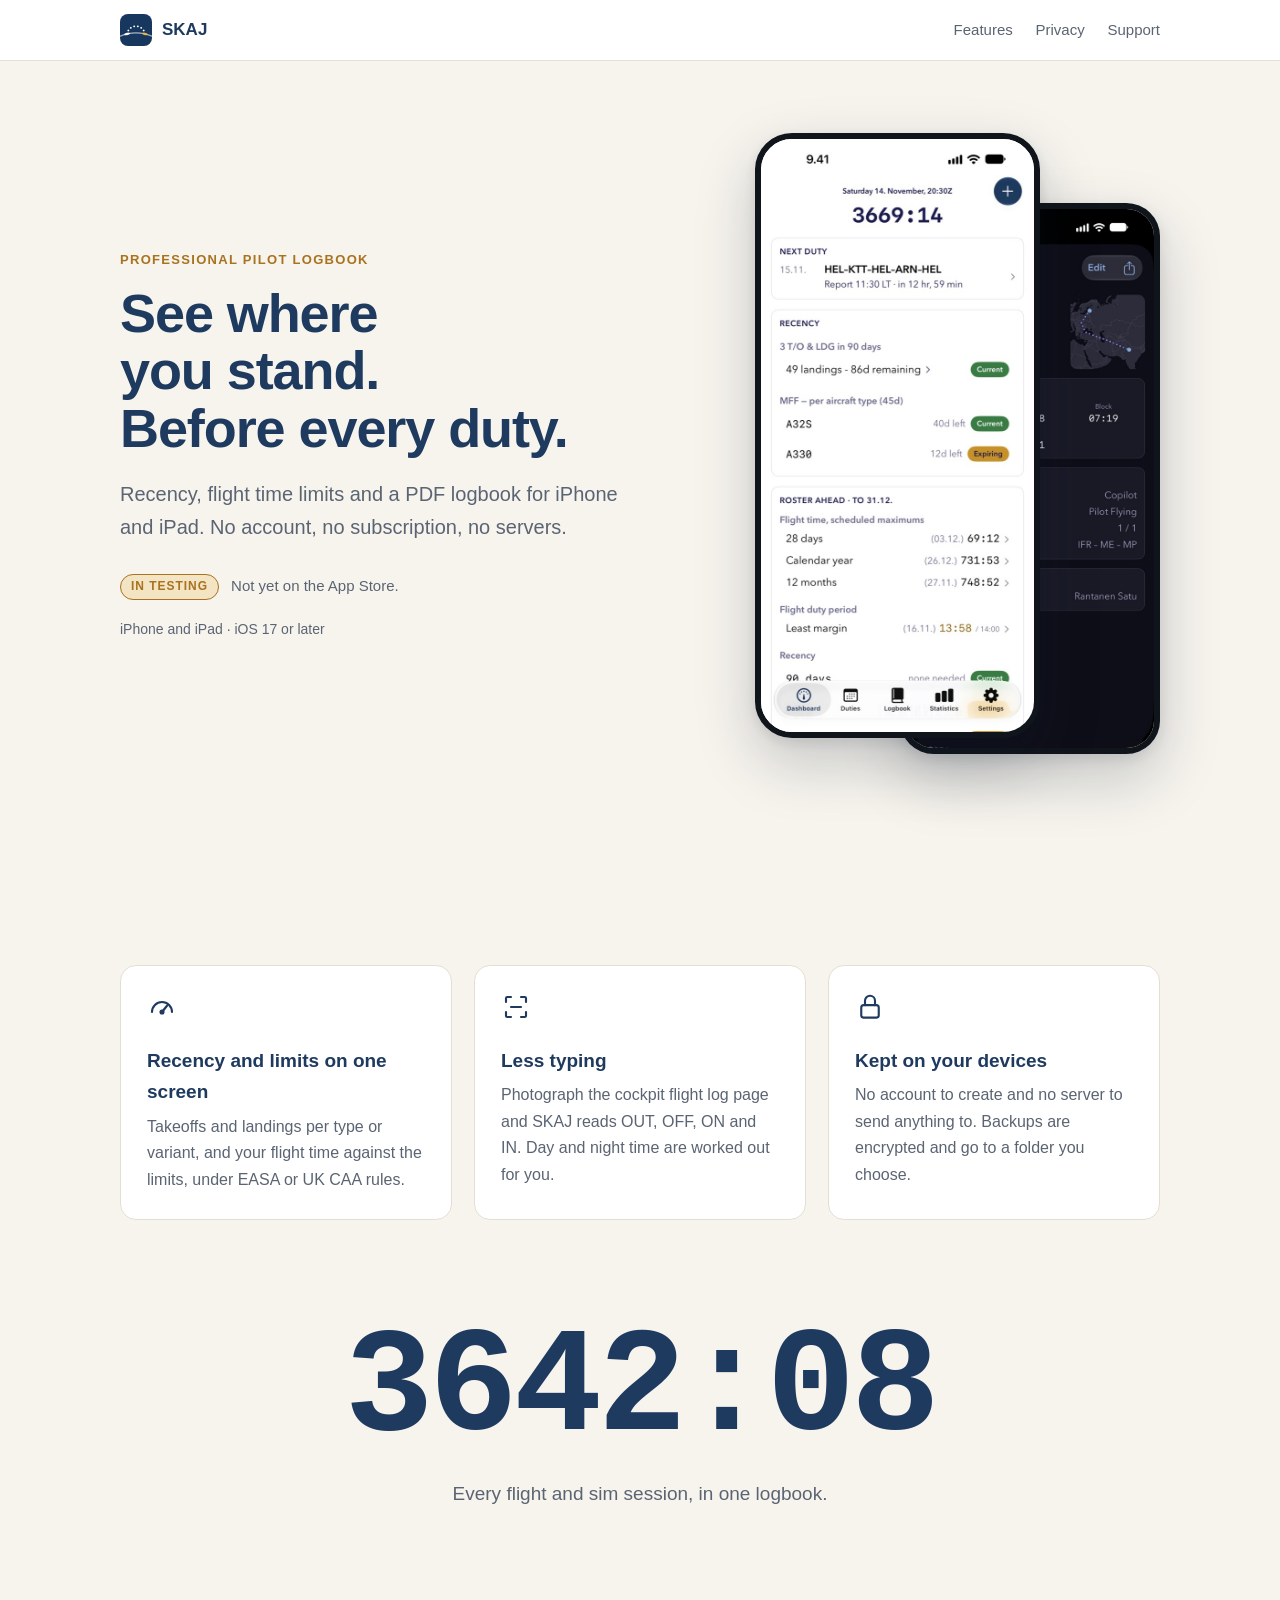
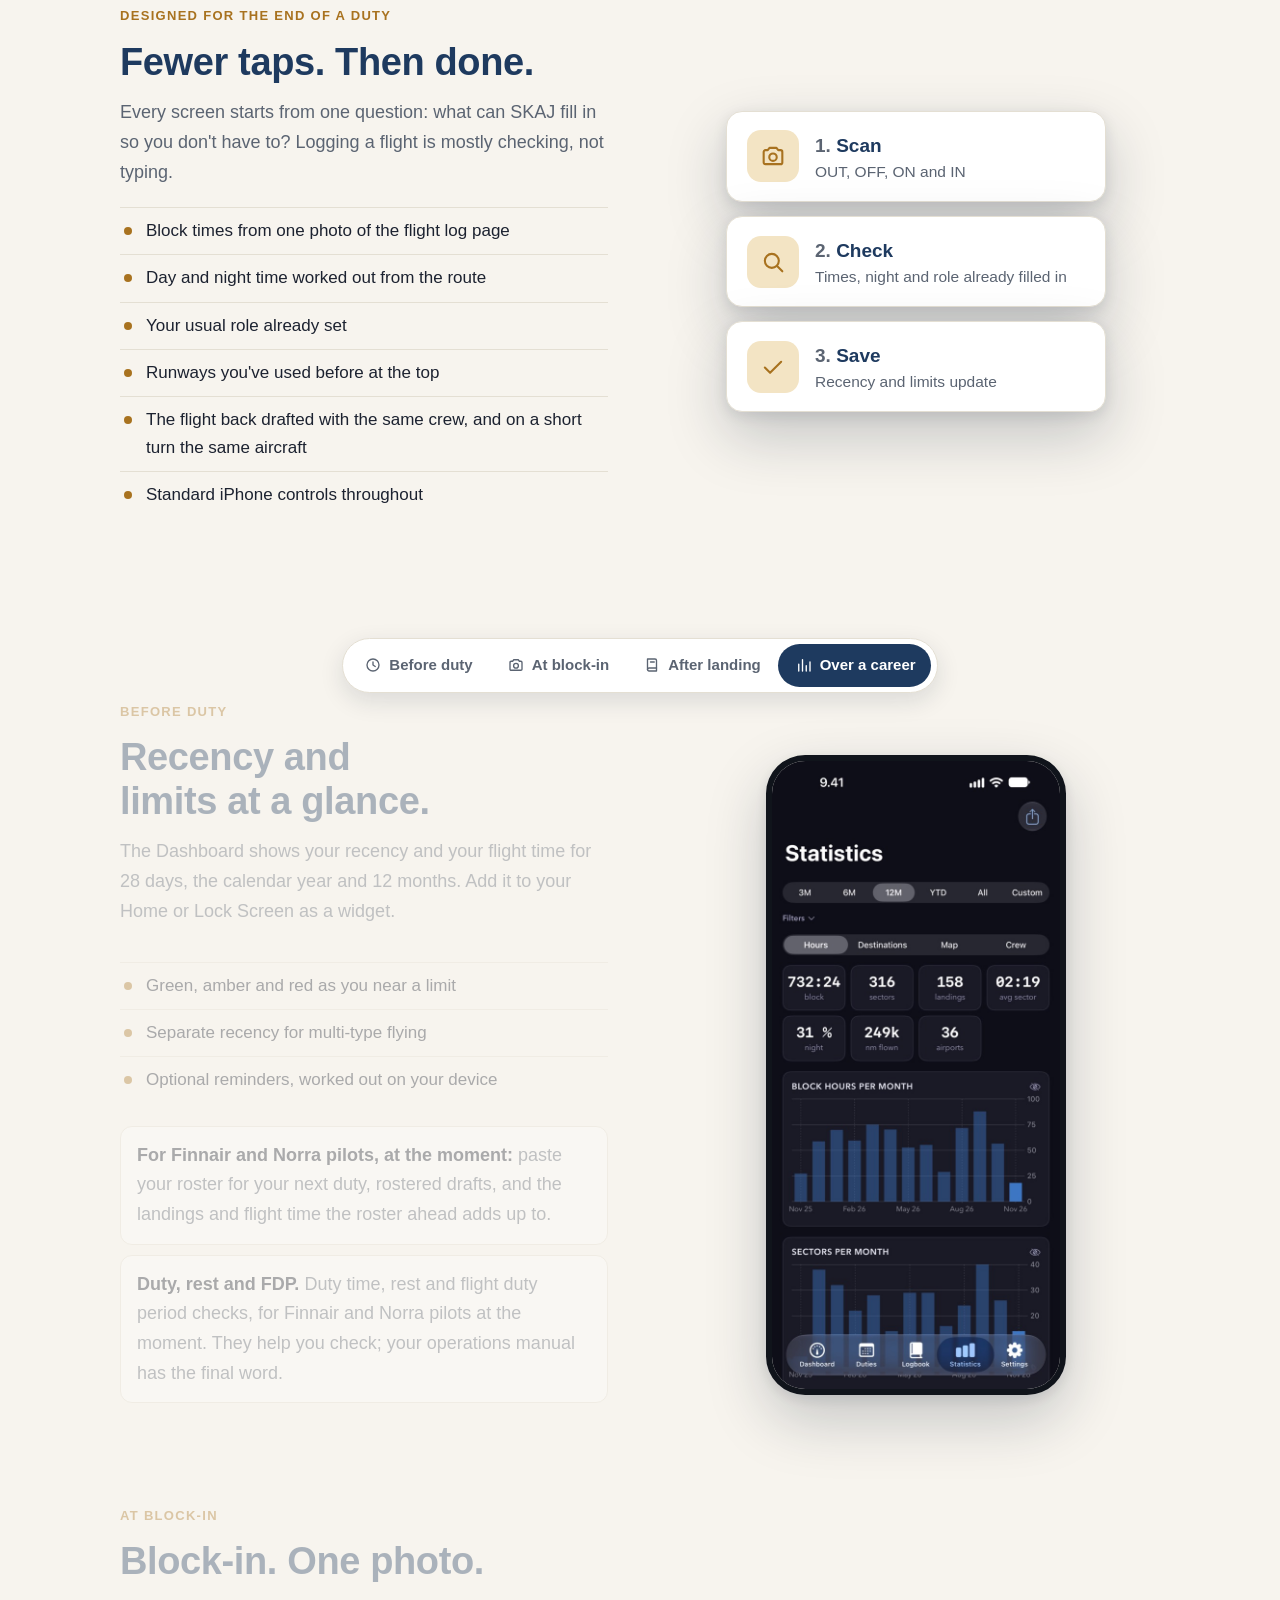
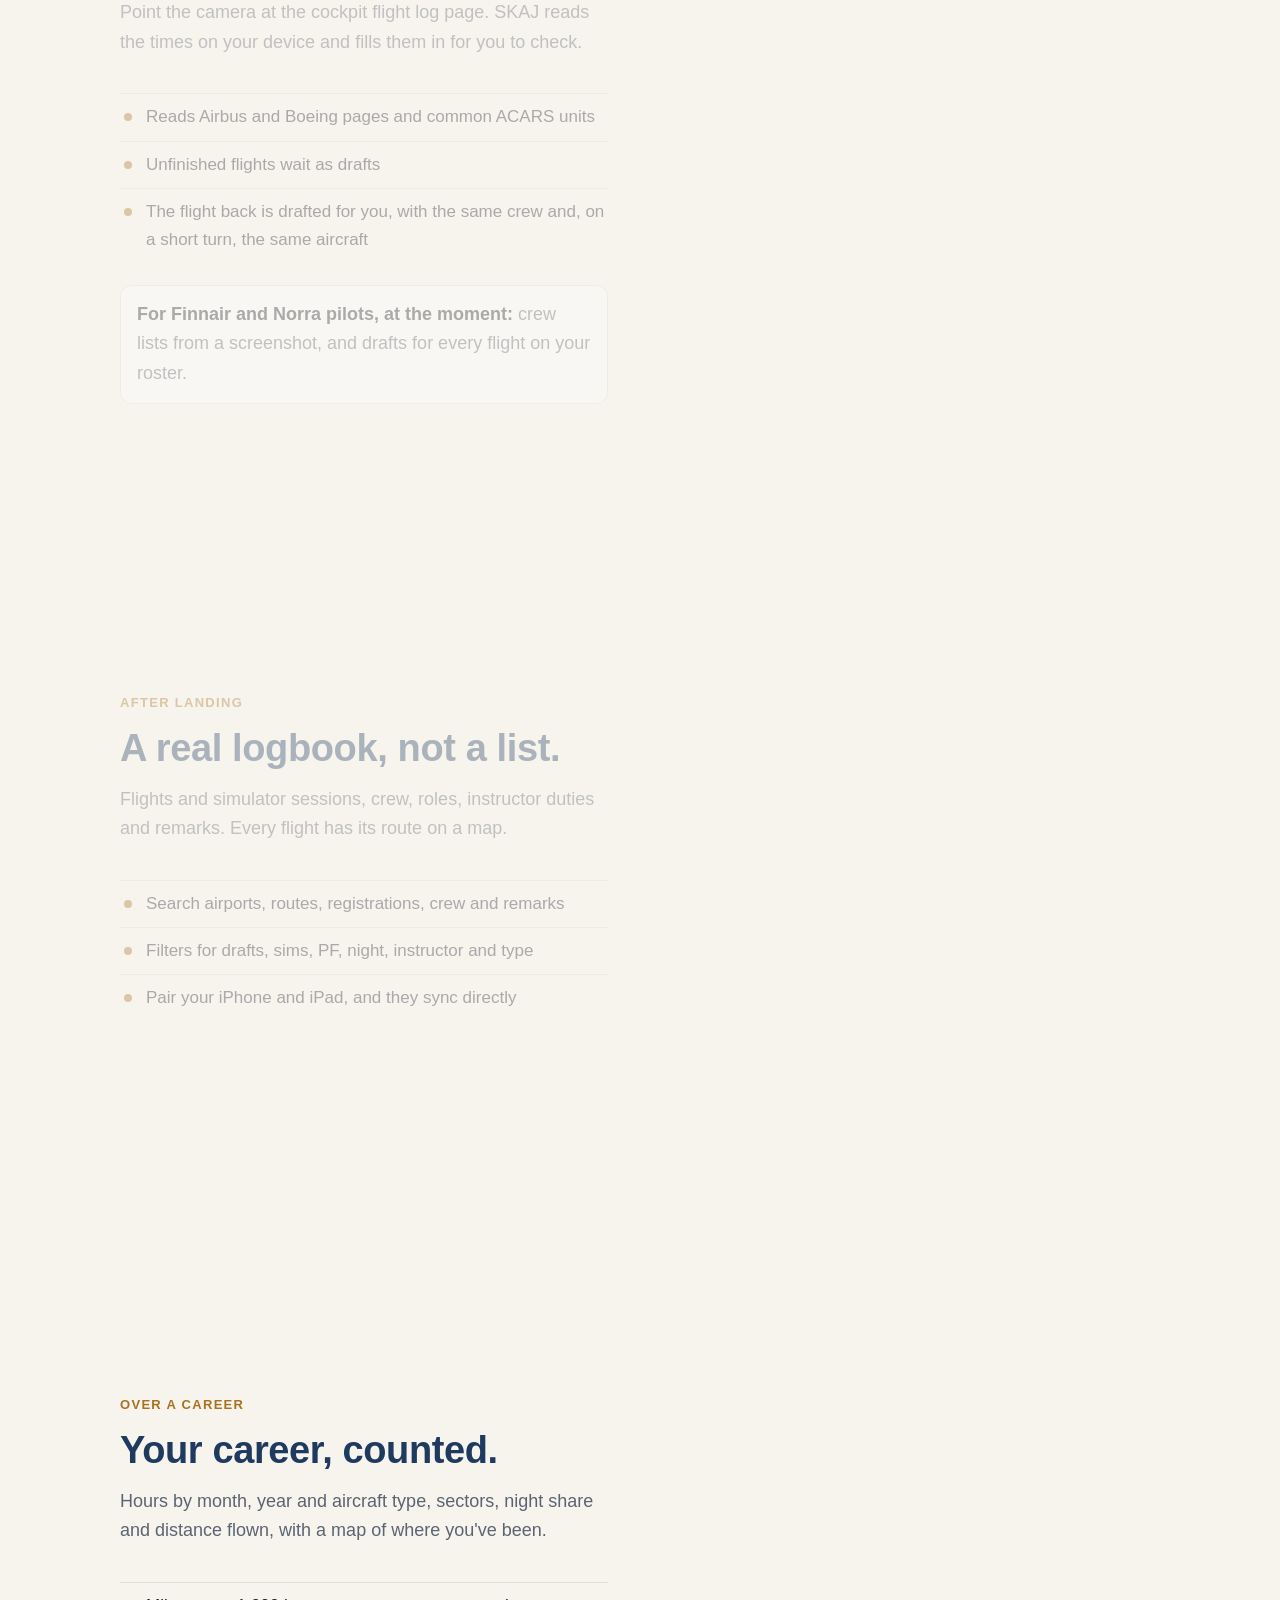
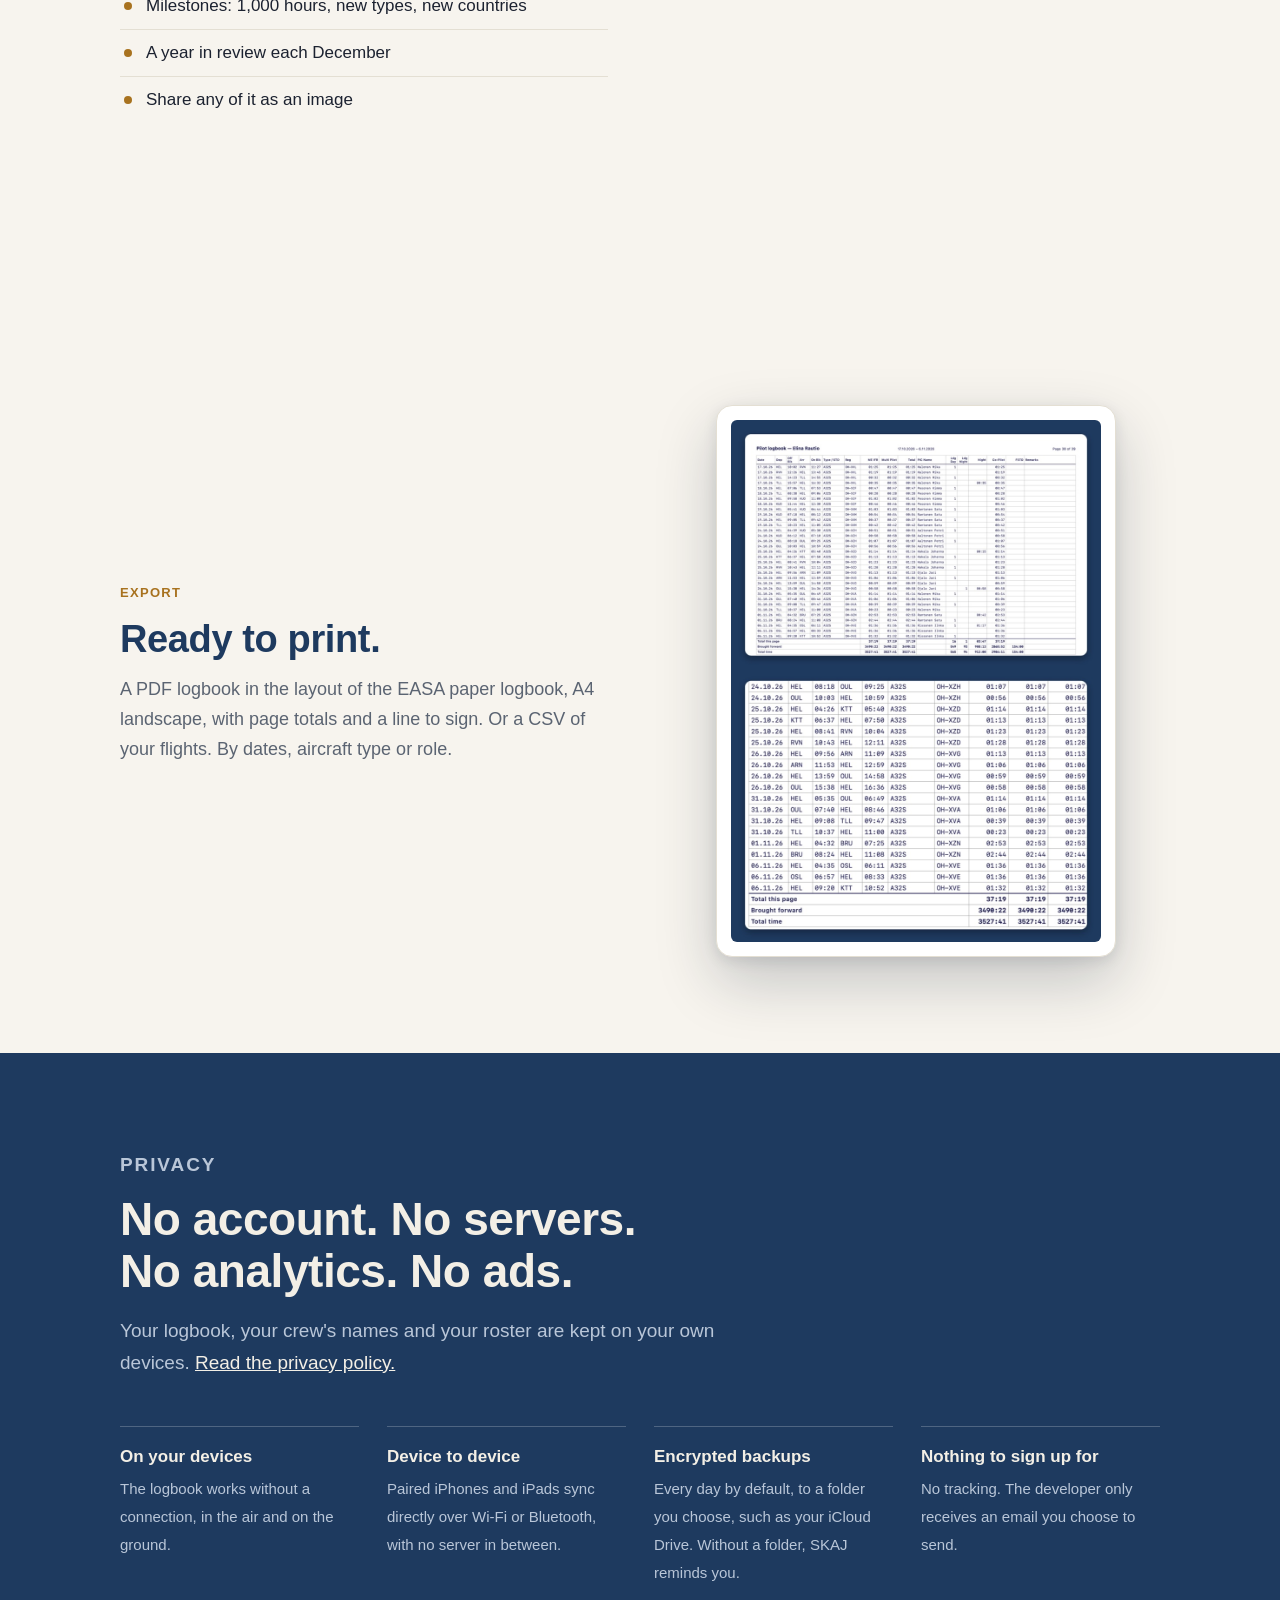
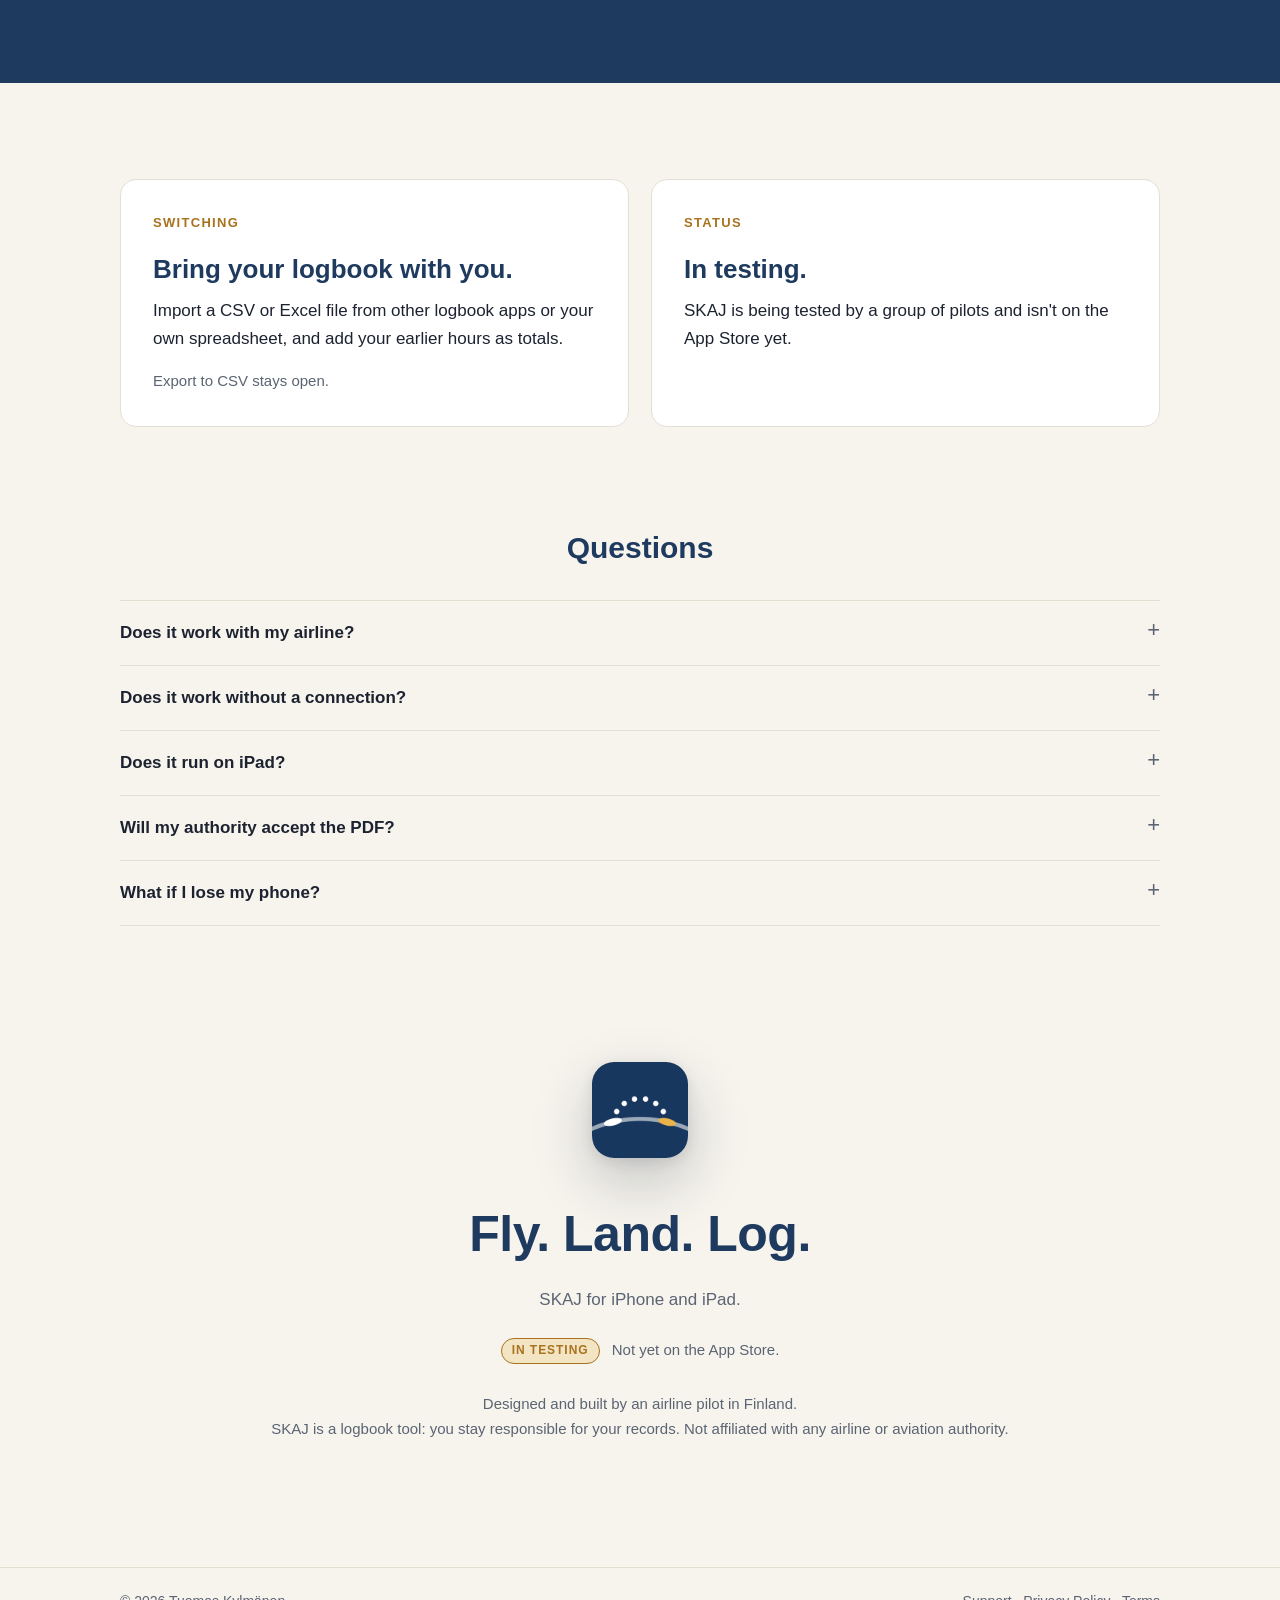
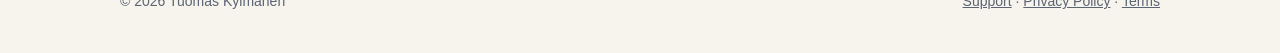
<file: index.html>
<!doctype html>
<html lang="en">
<head>
<meta charset="utf-8">
<meta name="viewport" content="width=device-width, initial-scale=1">
<title>SKAJ: Pilot Logbook for iPhone and iPad</title>
<meta name="description" content="Pilot logbook for iPhone and iPad, with recency, flight time limits, statistics and a PDF logbook. No account, no subscription, no servers.">
<link rel="canonical" href="https://skaj.app/">
<link rel="icon" type="image/png" href="favicon.png">
<link rel="apple-touch-icon" href="icon.png">
<meta name="theme-color" content="#f7f4ee" media="(prefers-color-scheme: light)">
<meta name="theme-color" content="#12161f" media="(prefers-color-scheme: dark)">
<meta property="og:type" content="website">
<meta property="og:site_name" content="SKAJ">
<meta property="og:url" content="https://skaj.app/">
<meta property="og:title" content="SKAJ: Pilot Logbook for iPhone and iPad">
<meta property="og:description" content="See where you stand. Before every duty.">
<meta property="og:image" content="https://skaj.app/img/share.jpg">
<meta property="og:image:width" content="1200">
<meta property="og:image:height" content="630">
<meta name="twitter:card" content="summary_large_image">
<!-- Launch day: <meta name="apple-itunes-app" content="app-id=APP_ID"> -->
<script type="application/ld+json">
{
  "@context": "https://schema.org",
  "@type": "SoftwareApplication",
  "name": "SKAJ",
  "operatingSystem": "iOS 17 or later, iPadOS 17 or later",
  "applicationCategory": "ReferenceApplication",
  "description": "Pilot logbook for iPhone and iPad, with recency, flight time limits, statistics and a PDF logbook.",
  "url": "https://skaj.app/"
}
</script>
<link rel="stylesheet" href="style.css">
<link rel="stylesheet" href="home.css">
</head>
<body class="home">
<script>document.documentElement.classList.add("js")</script>

<header class="site">
  <div class="wrap">
    <a class="brand" href="index.html"><img src="favicon.png" alt="">SKAJ</a>
    <nav>
      <a href="#features">Features</a>
      <a href="#privacy">Privacy</a>
      <a href="support.html">Support</a>
    </nav>
  </div>
</header>

<main>
<div class="wrap">
  <section class="hero2">
    <div>
      <p class="eyebrow">Professional Pilot Logbook</p>
      <h1><span>See where you stand.</span> <span>Before every duty.</span></h1>
      <p class="lede">Recency, flight time limits and a PDF logbook for iPhone and iPad. No account, no subscription, no servers.</p>
      <div class="cta-row">
        <!-- Pre-launch (Tuomas, 13.11.2026): "In testing" stands in for the App Store
             button, the price and the trial text, with no sign-up link (X5: testers
             come from the forum only). Launch day: revert the commit that added this
             line, then put in the App Store link and Apple's badge artwork. -->
        <p class="cta-note"><span class="badge">In testing</span> Not yet on the App Store.</p>
      </div>
      <p class="small">iPhone and iPad &middot; iOS 17 or later</p>
    </div>
    <div class="phones">
      <picture><source srcset="img/dashboard-dark.jpg" media="(prefers-color-scheme: dark)"><img class="phone front" src="img/dashboard.jpg" width="598" height="1300" alt="SKAJ Dashboard: total hours, next duty, recency per aircraft type and the roster ahead"></picture>
      <img class="phone back" src="img/flight-dark.jpg" width="598" height="1300" alt="A flight card in dark mode with the route on a globe">
    </div>
  </section>
</div>

<section class="block" id="features">
  <div class="wrap pillars">
    <div class="pillar">
      <svg viewBox="0 0 24 24" aria-hidden="true"><path d="M4 16a8 8 0 1 1 16 0"/><path d="M12 16l4-5"/><circle cx="12" cy="16" r="1.2"/></svg>
      <h3>Recency and limits on one screen</h3>
      <p>Takeoffs and landings per type or variant, and your flight time against the limits, under EASA or UK CAA rules.</p>
    </div>
    <div class="pillar">
      <svg viewBox="0 0 24 24" aria-hidden="true"><path d="M4 8V5a1 1 0 0 1 1-1h3M16 4h3a1 1 0 0 1 1 1v3M20 16v3a1 1 0 0 1-1 1h-3M8 20H5a1 1 0 0 1-1-1v-3"/><path d="M8 12h8"/></svg>
      <h3>Less typing</h3>
      <p>Photograph the cockpit flight log page and SKAJ reads OUT, OFF, ON and IN. Day and night time are worked out for you.</p>
    </div>
    <div class="pillar">
      <svg viewBox="0 0 24 24" aria-hidden="true"><rect x="5" y="10.5" width="14" height="10" rx="2"/><path d="M8 10.5V7a4 4 0 0 1 8 0v3.5"/></svg>
      <h3>Kept on your devices</h3>
      <p>No account to create and no server to send anything to. Backups are encrypted and go to a folder you choose.</p>
    </div>
  </div>
</section>

<section class="block">
  <div class="wrap figure">
    <div class="num">3642:08</div>
    <p>Every flight and sim session, in one logbook.</p>
  </div>
</section>

<section class="block ux" id="design">
  <div class="wrap"><div class="row">
    <div class="text">
      <p class="eyebrow">Designed for the end of a duty</p>
      <h2>Fewer taps. Then done.</h2>
      <p>Every screen starts from one question: what can SKAJ fill in so you don't have to? Logging a flight is mostly checking, not typing.</p>
      <ul>
        <li>Block times from one photo of the flight log page</li>
        <li>Day and night time worked out from the route</li>
        <li>Your usual role already set</li>
        <li>Runways you've used before at the top</li>
        <li>The flight back drafted with the same crew, and on a short turn the same aircraft</li>
        <li>Standard iPhone controls throughout</li>
      </ul>
    </div>
    <ol class="flow" aria-label="Logging a flight">
      <li><svg viewBox="0 0 24 24" aria-hidden="true"><path d="M4 8.5A1.5 1.5 0 0 1 5.5 7h2l1.5-2h6l1.5 2h2A1.5 1.5 0 0 1 20 8.5v9a1.5 1.5 0 0 1-1.5 1.5h-13A1.5 1.5 0 0 1 4 17.5z"/><circle cx="12" cy="13" r="3.2"/></svg><b>Scan</b><span>OUT, OFF, ON and IN</span></li>
      <li><svg viewBox="0 0 24 24" aria-hidden="true"><circle cx="11" cy="11" r="6"/><path d="M20 20l-4.5-4.5"/></svg><b>Check</b><span>Times, night and role already filled in</span></li>
      <li><svg viewBox="0 0 24 24" aria-hidden="true"><path d="M5 12.5l4.5 4.5L19 7.5"/></svg><b>Save</b><span>Recency and limits update</span></li>
    </ol>
  </div></div>
</section>

<section class="day" id="day" aria-label="A pilot's day with SKAJ">
  <div class="wrap">
    <div class="day-tabs-wrap">
      <div class="day-tabs" role="tablist" aria-label="Stages of a duty">
        <span class="day-pill" aria-hidden="true"></span>
        <a class="day-tab" role="tab" href="#step-before" data-step="0" aria-selected="true"><svg viewBox="0 0 24 24" aria-hidden="true"><circle cx="12" cy="12" r="8"/><path d="M12 8v4l3 2"/></svg>Before duty</a>
        <a class="day-tab" role="tab" href="#step-blockin" data-step="1" aria-selected="false"><svg viewBox="0 0 24 24" aria-hidden="true"><path d="M4 8.5A1.5 1.5 0 0 1 5.5 7h2l1.5-2h6l1.5 2h2A1.5 1.5 0 0 1 20 8.5v9a1.5 1.5 0 0 1-1.5 1.5h-13A1.5 1.5 0 0 1 4 17.5z"/><circle cx="12" cy="13" r="3.2"/></svg>At block-in</a>
        <a class="day-tab" role="tab" href="#step-after" data-step="2" aria-selected="false"><svg viewBox="0 0 24 24" aria-hidden="true"><path d="M6 4h10a2 2 0 0 1 2 2v14H8a2 2 0 0 1-2-2z"/><path d="M6 18a2 2 0 0 1 2-2h10"/><path d="M10 8h5"/></svg>After landing</a>
        <a class="day-tab" role="tab" href="#step-career" data-step="3" aria-selected="false"><svg viewBox="0 0 24 24" aria-hidden="true"><path d="M5 20V11M10 20V5M15 20v-7M20 20V8"/></svg>Over a career</a>
      </div>
    </div>

    <div class="day-grid">
      <div class="day-steps">
        <article class="step" id="step-before" data-step="0">
          <p class="eyebrow">Before duty</p>
          <h2>Recency and limits at a glance.</h2>
          <p>The Dashboard shows your recency and your flight time for 28 days, the calendar year and 12 months. Add it to your Home or Lock Screen as a widget.</p>
          <ul>
            <li>Green, amber and red as you near a limit</li>
            <li>Separate recency for multi-type flying</li>
            <li>Optional reminders, worked out on your device</li>
          </ul>
          <p class="extra"><strong>For Finnair and Norra pilots, at the moment:</strong> paste your roster for your next duty, rostered drafts, and the landings and flight time the roster ahead adds up to.</p>
          <p class="extra"><strong>Duty, rest and FDP.</strong> Duty time, rest and flight duty period checks, for Finnair and Norra pilots at the moment. They help you check; your operations manual has the final word.</p>
          <img class="phone step-shot" src="img/limits.jpg" width="598" height="1300" loading="lazy" alt="Dashboard, scrolled: the roster ahead and flight time limits with the maximum for each period">
        </article>
        <article class="step" id="step-blockin" data-step="1">
          <p class="eyebrow">At block-in</p>
          <h2>Block-in. One photo.</h2>
          <p>Point the camera at the cockpit flight log page. SKAJ reads the times on your device and fills them in for you to check.</p>
          <ul>
            <li>Reads Airbus and Boeing pages and common ACARS units</li>
            <li>Unfinished flights wait as drafts</li>
            <li>The flight back is drafted for you, with the same crew and, on a short turn, the same aircraft</li>
          </ul>
          <p class="extra"><strong>For Finnair and Norra pilots, at the moment:</strong> crew lists from a screenshot, and drafts for every flight on your roster.</p>
          <img class="phone step-shot" src="img/add-flight.jpg" width="598" height="1300" loading="lazy" alt="Add flight screen with a button to scan FMS times">
        </article>
        <article class="step" id="step-after" data-step="2">
          <p class="eyebrow">After landing</p>
          <h2>A real logbook, not a list.</h2>
          <p>Flights and simulator sessions, crew, roles, instructor duties and remarks. Every flight has its route on a map.</p>
          <ul>
            <li>Search airports, routes, registrations, crew and remarks</li>
            <li>Filters for drafts, sims, PF, night, instructor and type</li>
            <li>Pair your iPhone and iPad, and they sync directly</li>
          </ul>
          <img class="phone step-shot" src="img/logbook.jpg" width="598" height="1300" loading="lazy" alt="Logbook: flights grouped by year and month with block times">
        </article>
        <article class="step" id="step-career" data-step="3">
          <p class="eyebrow">Over a career</p>
          <h2>Your career, counted.</h2>
          <p>Hours by month, year and aircraft type, sectors, night share and distance flown, with a map of where you've been.</p>
          <ul>
            <li>Milestones: 1,000 hours, new types, new countries</li>
            <li>A year in review each December</li>
            <li>Share any of it as an image</li>
          </ul>
          <img class="phone step-shot" src="img/stats-dark.jpg" width="598" height="1300" loading="lazy" alt="Statistics in dark mode: block hours, sectors, night share and a bar chart per year">
        </article>
      </div>

      <div class="day-phone" aria-hidden="true">
        <img class="phone" src="img/limits.jpg" width="598" height="1300" loading="lazy" alt="" data-step="0">
        <img class="phone" src="img/add-flight.jpg" width="598" height="1300" loading="lazy" alt="" data-step="1">
        <img class="phone" src="img/logbook.jpg" width="598" height="1300" loading="lazy" alt="" data-step="2">
        <img class="phone" src="img/stats-dark.jpg" width="598" height="1300" loading="lazy" alt="" data-step="3">
      </div>
    </div>
  </div>
</section>

<div class="wrap">
  <div class="row">
    <div class="text">
      <p class="eyebrow">Export</p>
      <h2>Ready to print.</h2>
      <p>A PDF logbook in the layout of the EASA paper logbook, A4 landscape, with page totals and a line to sign. Or a CSV of your flights. By dates, aircraft type or role.</p>
    </div>
    <div class="paper"><img src="img/pdf.jpg" width="851" height="1200" loading="lazy" alt="A page of the PDF logbook with dates, routes, aircraft and times"></div>
  </div>
</div>

<section class="band" id="privacy">
  <div class="wrap">
    <p class="eyebrow">Privacy</p>
    <h2>No account. No servers. No analytics. No ads.</h2>
    <p>Your logbook, your crew's names and your roster are kept on your own devices. <a href="privacy.html">Read the privacy policy.</a></p>
    <div class="facts">
      <div><b>On your devices</b><span>The logbook works without a connection, in the air and on the ground.</span></div>
      <div><b>Device to device</b><span>Paired iPhones and iPads sync directly over Wi-Fi or Bluetooth, with no server in between.</span></div>
      <div><b>Encrypted backups</b><span>Every day by default, to a folder you choose, such as your iCloud Drive. Without a folder, SKAJ reminds you.</span></div>
      <div><b>Nothing to sign up for</b><span>No tracking. The developer only receives an email you choose to send.</span></div>
    </div>
  </div>
</section>

<div class="wrap split">
  <div class="card">
    <p class="eyebrow">Switching</p>
    <h2>Bring your logbook with you.</h2>
    <p>Import a CSV or Excel file from other logbook apps or your own spreadsheet, and add your earlier hours as totals.</p>
    <p class="meta">Export to CSV stays open.</p>
  </div>
  <div class="card">
    <p class="eyebrow">Status</p>
    <h2>In testing.</h2>
    <p>SKAJ is being tested by a group of pilots and isn't on the App Store yet.</p>
  </div>
</div>

<section class="block">
  <div class="wrap faq2">
    <h2>Questions</h2>
    <details><summary>Does it work with my airline?</summary><p>Yes. The logbook, recency, flight time limits, statistics, the PDF and the cockpit scan work for any airline: you choose yours and type in your aircraft. Roster import, crew list scans and duty, rest and FDP checks are available for Finnair and Norra pilots at the moment.</p></details>
    <details><summary>Does it work without a connection?</summary><p>Yes, for the logbook, scans and sync between your devices.</p></details>
    <details><summary>Does it run on iPad?</summary><p>Yes, with its own iPad layout. It works alone on an iPad, or paired with your iPhone.</p></details>
    <details><summary>Will my authority accept the PDF?</summary><p>The PDF follows the layout of the EASA paper logbook. Whether a digital logbook is accepted is up to your authority and operator. You stay responsible for your records.</p></details>
    <details><summary>What if I lose my phone?</summary><p>If you have a backup or a paired device, you can bring your logbook back on the new phone. Keep your recovery key safe: backups are encrypted with it.</p></details>
  </div>
</section>

<section class="closing">
  <div class="wrap">
    <img src="icon.png" width="96" height="96" loading="lazy" alt="SKAJ app icon">
    <h2>Fly. Land. Log.</h2>
    <p>SKAJ for iPhone and iPad.</p>
    <div class="cta-row">
      <p class="cta-note"><span class="badge">In testing</span> Not yet on the App Store.</p>
    </div>
    <p class="meta" style="margin-top:28px">Designed and built by an airline pilot in Finland.<br>SKAJ is a logbook tool: you stay responsible for your records. Not affiliated with any airline or aviation authority.</p>
  </div>
</section>
</main>

<footer class="site">
  <div class="wrap">
    <span>&copy; 2026 Tuomas Kylm&auml;nen</span>
    <span><a href="support.html">Support</a> &middot; <a href="privacy.html">Privacy Policy</a> &middot; <a href="terms.html">Terms</a></span>
  </div>
</footer>
<script src="day.js"></script>
</body>
</html>
</file>
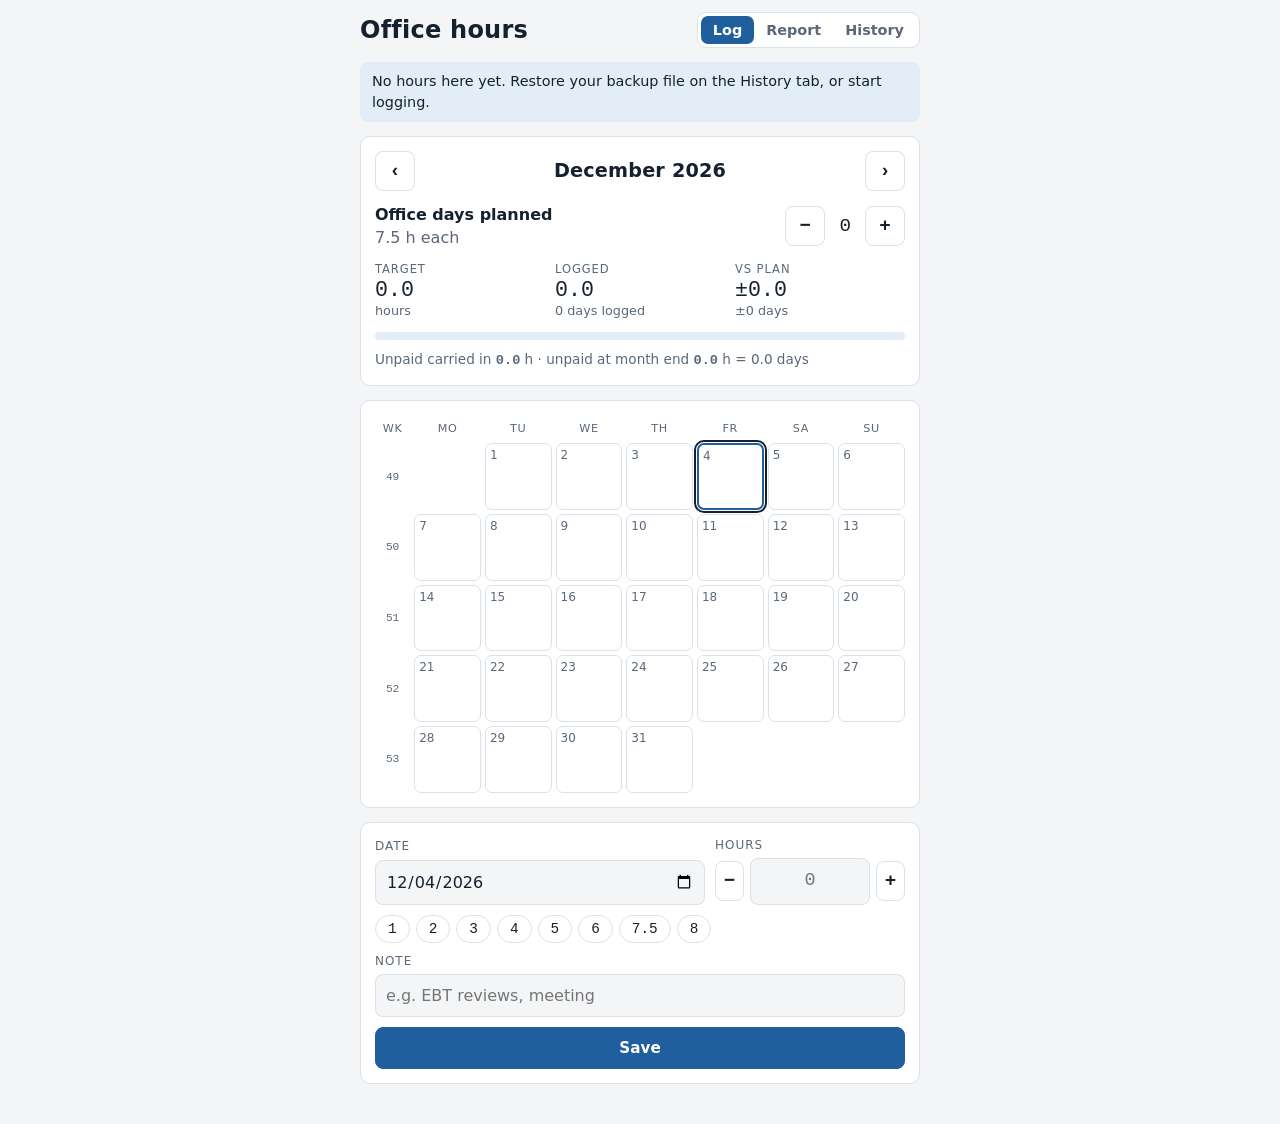
<file: oh/index.html>
<!doctype html>
<!--
  Office Hours (personal tool, not part of SKAJ). Notes: ~/Developer/OfficeHours/README.md on the Mac mini.
  To update: start the session in ~/Developer/SKAJ/site and point it at that README.
  Every change: bump VERSION in oh/sw.js, or phones keep running the old copy. Then commit and push.
-->
<html lang="en">
<head>
<meta charset="utf-8">
<meta name="viewport" content="width=device-width,initial-scale=1,viewport-fit=cover">
<title>Office Hours</title>
<meta name="apple-mobile-web-app-capable" content="yes">
<meta name="mobile-web-app-capable" content="yes">
<meta name="apple-mobile-web-app-title" content="Office h">
<meta name="apple-mobile-web-app-status-bar-style" content="default">
<meta name="theme-color" content="#f3f5f7" media="(prefers-color-scheme: light)">
<meta name="theme-color" content="#0f151c" media="(prefers-color-scheme: dark)">
<meta name="robots" content="noindex,nofollow">
<link rel="manifest" href="manifest.webmanifest">
<link rel="apple-touch-icon" href="icon-180.png">
<link rel="icon" href="icon-192.png">
<style>
/* Layout: one narrow column (phone first) — month summary, calendar, entry editor; Report and History as tabs. */
:root{
  --bg:#f3f5f7; --surface:#ffffff; --ink:#15212e; --ink-soft:#5b6878; --line:#dbe1e8;
  --accent:#1f5f9e; --accent-ink:#ffffff; --accent-soft:#e3edf7;
  --ok:#1d7a4f; --warn:#a36200; --danger:#b3322b;
  --f-display:"Avenir Next Condensed","Arial Narrow",system-ui,sans-serif;
  --f-body:-apple-system,system-ui,"Segoe UI",sans-serif;
  --f-mono:ui-monospace,"SF Mono",Menlo,Consolas,monospace;
  --r:10px;
}
@media (prefers-color-scheme: dark){:root:not([data-theme="light"]){
  --bg:#0f151c; --surface:#18212b; --ink:#e6ecf2; --ink-soft:#9aa7b6; --line:#2b3744;
  --accent:#6aa8e6; --accent-ink:#0b1622; --accent-soft:#1d3047;
  --ok:#5cc28f; --warn:#e0a54a; --danger:#ef7d75; color-scheme:dark}}
:root[data-theme="dark"]{
  --bg:#0f151c; --surface:#18212b; --ink:#e6ecf2; --ink-soft:#9aa7b6; --line:#2b3744;
  --accent:#6aa8e6; --accent-ink:#0b1622; --accent-soft:#1d3047;
  --ok:#5cc28f; --warn:#e0a54a; --danger:#ef7d75; color-scheme:dark}
*{box-sizing:border-box}
html{-webkit-text-size-adjust:100%}
[hidden]{display:none!important}
body{margin:0}
button,input,select{-webkit-tap-highlight-color:transparent}
body{background:var(--bg);color:var(--ink);font:16px/1.45 var(--f-body);
  padding-left:max(16px,env(safe-area-inset-left,0px));padding-right:max(16px,env(safe-area-inset-right,0px));padding-top:max(12px,env(safe-area-inset-top,0px));padding-bottom:max(40px,calc(env(safe-area-inset-bottom,0px) + 24px))}
.wrap{max-width:560px;margin:0 auto;display:flex;flex-direction:column;gap:14px}
h1,h2{font-family:var(--f-display);font-weight:700;letter-spacing:.01em;margin:0;text-wrap:balance}
h1{font-size:1.5rem} h2{font-size:1.2rem}
.num{font-family:var(--f-mono);font-variant-numeric:tabular-nums}
.muted{color:var(--ink-soft)}
.card{background:var(--surface);border:1px solid var(--line);border-radius:var(--r);padding:14px}
header{display:flex;align-items:center;justify-content:space-between;gap:12px;flex-wrap:wrap}
.tabs{display:flex;background:var(--surface);border:1px solid var(--line);border-radius:9px;padding:3px}
.tabs button{border:0;background:none;color:var(--ink-soft);font:600 .9rem var(--f-body);padding:6px 12px;border-radius:7px;cursor:pointer}
.tabs button[aria-selected="true"]{background:var(--accent);color:var(--accent-ink)}
button{font-family:var(--f-body)}
button:focus-visible,input:focus-visible,select:focus-visible{outline:2px solid var(--accent);outline-offset:2px}
.btn{border:1px solid var(--line);background:var(--surface);color:var(--ink);border-radius:8px;padding:9px 14px;font:600 .95rem var(--f-body);cursor:pointer;min-height:42px}
.btn.primary{background:var(--accent);border-color:var(--accent);color:var(--accent-ink)}
.btn.danger{color:var(--danger)}
.btn:disabled{opacity:.45;cursor:default}
.iconbtn{width:40px;height:40px;border-radius:8px;border:1px solid var(--line);background:var(--surface);color:var(--ink);font:600 1.2rem var(--f-mono);cursor:pointer}
.monthbar{display:flex;align-items:center;justify-content:space-between;gap:8px}
.monthbar h2{flex:1;text-align:center}
.stats{display:grid;grid-template-columns:repeat(3,1fr);gap:10px;margin-top:12px}
.stat .k{font-size:.72rem;text-transform:uppercase;letter-spacing:.08em;color:var(--ink-soft)}
.stat .v{font:500 1.35rem var(--f-mono);font-variant-numeric:tabular-nums}
.stat .s{font-size:.8rem;color:var(--ink-soft)}
.pos{color:var(--ok)} .neg{color:var(--danger)}
.bar{height:8px;border-radius:4px;background:var(--accent-soft);overflow:hidden;margin-top:12px;position:relative}
.bar i{display:block;height:100%;background:var(--accent);border-radius:4px}
.plan{display:flex;align-items:center;gap:10px;margin-top:12px;flex-wrap:wrap}
.plan .lbl{flex:1;min-width:150px}
.stepper{display:flex;align-items:center;gap:6px}
.stepper output{min-width:2.4ch;text-align:center;font:500 1.2rem var(--f-mono)}
.cal{display:grid;grid-template-columns:2.2rem repeat(7,1fr);gap:4px;margin-top:4px}
.cal .hd{font-size:.7rem;text-transform:uppercase;letter-spacing:.06em;color:var(--ink-soft);text-align:center;padding:2px 0}
.cal .wk{font:400 .7rem var(--f-mono);color:var(--ink-soft);display:flex;align-items:center;justify-content:center}
.day{aspect-ratio:1/1;max-width:100%;border:1px solid var(--line);border-radius:7px;background:var(--surface);color:var(--ink);padding:3px 4px;display:flex;flex-direction:column;justify-content:space-between;align-items:flex-start;cursor:pointer;font:inherit;min-width:0}
.day .d{font-size:.75rem;color:var(--ink-soft)}
.day .h{font:500 .9rem var(--f-mono);align-self:flex-end;color:var(--accent)}
.day.has{background:var(--accent-soft);border-color:transparent}
.day.today{border-color:var(--accent);border-width:2px}
.day.sel{outline:2px solid var(--ink);outline-offset:1px}
.day.blank{visibility:hidden}
.day .n{width:5px;height:5px;border-radius:50%;background:var(--warn);align-self:flex-start}
.editor{display:flex;flex-direction:column;gap:10px}
.row{display:flex;gap:10px;flex-wrap:wrap;align-items:flex-end}
.field{display:flex;flex-direction:column;gap:4px;flex:1;min-width:120px}
.field label{font-size:.75rem;text-transform:uppercase;letter-spacing:.08em;color:var(--ink-soft)}
input,select{font:inherit;color:var(--ink);background:var(--bg);border:1px solid var(--line);border-radius:8px;padding:9px 10px;min-height:42px;width:100%}
input.hours{font-family:var(--f-mono);font-size:1.15rem;text-align:center}
.chips{display:flex;gap:6px;flex-wrap:wrap}
.chip{border:1px solid var(--line);background:var(--surface);color:var(--ink);border-radius:999px;padding:5px 12px;font:500 .9rem var(--f-mono);cursor:pointer}
.chip:hover{border-color:var(--accent)}
.actions{display:flex;gap:8px;flex-wrap:wrap}
.actions .grow{flex:1}
.tablewrap{overflow-x:auto}
table{border-collapse:collapse;width:100%;font-size:.92rem}
th,td{padding:6px 8px;text-align:right;border-bottom:1px solid var(--line);white-space:nowrap}
th{font-size:.7rem;text-transform:uppercase;letter-spacing:.07em;color:var(--ink-soft);font-weight:600}
th:first-child,td:first-child{text-align:left}
td.note{text-align:left;white-space:normal;color:var(--ink-soft);min-width:8rem}
tbody tr.click{cursor:pointer}
tbody tr.click:hover{background:var(--accent-soft)}
tfoot td{font-weight:600;border-bottom:0}
td{font-family:var(--f-mono);font-variant-numeric:tabular-nums}
td:first-child{font-family:var(--f-body)}
.empty{padding:22px 8px;text-align:center;color:var(--ink-soft)}
.banner{border-radius:8px;padding:9px 12px;font-size:.9rem;background:var(--accent-soft)}
.banner.err{color:var(--danger)}
.toast{position:fixed;left:50%;bottom:calc(18px + env(safe-area-inset-bottom,0px));transform:translateX(-50%);background:var(--ink);color:var(--bg);padding:9px 16px;border-radius:999px;font-size:.92rem;z-index:20;max-width:calc(100% - 32px)}
pre.report{font:400 .78rem/1.45 var(--f-mono);background:var(--bg);border:1px solid var(--line);border-radius:8px;padding:12px;overflow-x:auto;margin:0;white-space:pre}
tr.paid td{color:var(--ok);background:color-mix(in srgb,var(--ok) 8%,transparent)}
th.note-h{text-align:left}
.linkbtn{border:0;background:none;color:var(--danger);font:600 .85rem var(--f-body);cursor:pointer;padding:4px 6px}
.stat .v.sm{font-size:1.15rem}
.check{display:flex;align-items:center;gap:8px;font-size:.95rem}
.check input{width:auto;min-height:0}
@media (prefers-reduced-motion:no-preference){.bar i{transition:width .3s ease}}
</style>
</head>
<body>
<div class="wrap">
  <header>
    <h1>Office hours</h1>
    <div class="tabs" role="tablist">
      <button role="tab" id="tab-log" aria-selected="true">Log</button>
      <button role="tab" id="tab-report" aria-selected="false">Report</button>
      <button role="tab" id="tab-history" aria-selected="false">History</button>
    </div>
  </header>

  <div id="status" class="banner" hidden></div>

  <!-- LOG -->
  <section id="view-log" style="display:flex;flex-direction:column;gap:14px">
    <div class="card">
      <div class="monthbar">
        <button class="iconbtn" id="prev" aria-label="Previous month">‹</button>
        <h2 id="monthTitle">—</h2>
        <button class="iconbtn" id="next" aria-label="Next month">›</button>
      </div>
      <div class="plan">
        <div class="lbl"><strong>Office days planned</strong><br><span class="muted" id="perDayLbl">7.5 h each</span></div>
        <div class="stepper">
          <button class="iconbtn" id="daysMinus" aria-label="One day fewer">−</button>
          <output id="daysOut" class="num">0</output>
          <button class="iconbtn" id="daysPlus" aria-label="One day more">+</button>
        </div>
      </div>
      <div class="stats">
        <div class="stat"><div class="k">Target</div><div class="v" id="sTarget">0</div><div class="s">hours</div></div>
        <div class="stat"><div class="k">Logged</div><div class="v" id="sLogged">0</div><div class="s" id="sDaysWorked">0 days</div></div>
        <div class="stat"><div class="k">vs plan</div><div class="v" id="sBal">0</div><div class="s" id="sBalDays">0 days</div></div>
      </div>
      <div class="bar" aria-hidden="true"><i id="barFill" style="width:0"></i></div>
      <p class="muted" style="margin:10px 0 0;font-size:.85rem" id="unpaidLine"></p>
    </div>

    <div class="card">
      <div class="cal" id="cal"></div>
    </div>

    <form class="card editor" id="editor" autocomplete="off">
      <div class="row">
        <div class="field"><label for="fDate">Date</label><input type="date" id="fDate" required></div>
        <div class="field" style="max-width:190px">
          <label for="fHours">Hours</label>
          <div class="stepper">
            <button type="button" class="iconbtn" id="hMinus" aria-label="Half an hour less">−</button>
            <input class="hours" id="fHours" inputmode="decimal" placeholder="0">
            <button type="button" class="iconbtn" id="hPlus" aria-label="Half an hour more">+</button>
          </div>
        </div>
      </div>
      <div class="chips" id="chips"></div>
      <div class="field"><label for="fNote">Note</label><input id="fNote" placeholder="e.g. EBT reviews, meeting"></div>
      <div class="actions">
        <button type="submit" class="btn primary grow" id="saveBtn">Save</button>
        <button type="button" class="btn danger" id="delBtn" hidden>Delete</button>
      </div>
    </form>
  </section>

  <!-- REPORT -->
  <section id="view-report" hidden style="flex-direction:column;gap:14px">
    <div class="card editor">
      <div class="row">
        <div class="field"><label for="rFrom">From</label><select id="rFrom"></select></div>
        <div class="field"><label for="rTo">To</label><select id="rTo"></select></div>
      </div>
      <div class="chips">
        <button type="button" class="chip" data-range="since">Since last payment</button>
        <button type="button" class="chip" data-range="this">This month</button>
        <button type="button" class="chip" data-range="last">Last month</button>
        <button type="button" class="chip" data-range="q">Last 3 months</button>
        <button type="button" class="chip" data-range="ytd">This year</button>
        <button type="button" class="chip" data-range="12">Last 12 months</button>
      </div>
      <label class="check"><input type="checkbox" id="rDaily" checked> Daily lines with notes</label>
      <div class="actions">
        <button type="button" class="btn primary" id="copyBtn">Copy text</button>
        <button type="button" class="btn" id="csvBtn">Save CSV</button>
        <button type="button" class="btn" id="xlsxBtn">Save Excel</button>
      </div>
    </div>
    <pre class="report" id="reportOut"></pre>
  </section>

  <!-- HISTORY -->
  <section id="view-history" hidden style="flex-direction:column;gap:14px">
    <div class="card">
      <div class="stats" style="margin-top:0">
        <div class="stat"><div class="k">Unpaid</div><div class="v" id="hUnpaid">0</div><div class="s" id="hUnpaidDays">0 days</div></div>
        <div class="stat"><div class="k">Since last payment</div><div class="v" id="hSince">0</div><div class="s" id="hSinceLbl">no payments yet</div></div>
        <div class="stat"><div class="k">Paid out</div><div class="v" id="hPaid">0</div><div class="s">days in total</div></div>
      </div>
    </div>

    <form class="card editor" id="payForm" autocomplete="off">
      <h2>Paid days</h2>
      <div class="row">
        <div class="field"><label for="pDate">Paid on</label><input type="date" id="pDate" required></div>
        <div class="field" style="max-width:190px">
          <label for="pDays">Days paid</label>
          <div class="stepper">
            <button type="button" class="iconbtn" id="pMinus" aria-label="One day fewer">−</button>
            <input class="hours" id="pDays" inputmode="decimal" value="1">
            <button type="button" class="iconbtn" id="pPlus" aria-label="One day more">+</button>
          </div>
        </div>
      </div>
      <div class="row">
        <div class="field"><label for="pThrough">Covers hours through</label><select id="pThrough"></select></div>
        <div class="field"><label for="pNote">Note</label><input id="pNote" placeholder="e.g. report sent 2.9."></div>
      </div>
      <div class="actions"><button type="submit" class="btn primary grow">Add payment</button></div>
      <div class="tablewrap">
        <table>
          <thead><tr><th>Paid on</th><th>Days</th><th>Hours</th><th>Through</th><th class="note-h">Note</th><th></th></tr></thead>
          <tbody id="payBody"></tbody>
        </table>
      </div>
    </form>

    <div class="card">
      <div class="tablewrap">
        <table>
          <thead><tr><th>Month</th><th>Plan d</th><th>Target</th><th>Logged</th><th>vs plan</th><th>Unpaid h</th></tr></thead>
          <tbody id="histBody"></tbody>
          <tfoot id="histFoot"></tfoot>
        </table>
      </div>
    </div>
    <div class="card row" style="align-items:center">
      <div class="field"><label for="startFrom">Count unpaid hours from</label><select id="startFrom"></select></div>
      <p class="muted" style="margin:0;font-size:.85rem;flex:2;min-width:180px">Months before this stay in the history but don't count toward unpaid hours.</p>
    </div>
    <div class="card editor">
      <h2>Backup</h2>
      <p class="muted" style="margin:0;font-size:.9rem" id="backupInfo">Your hours are stored on this iPhone only.</p>
      <div class="actions">
        <button type="button" class="btn primary" id="exportBtn">Back up to Files</button>
        <label class="btn" for="importFile" style="display:inline-flex;align-items:center">Restore from file</label>
        <input type="file" id="importFile" accept=".json,application/json" hidden>
      </div>
      <div class="actions" id="restoreConfirm" hidden>
        <span class="muted grow" id="restoreText"></span>
        <button type="button" class="btn danger" id="restoreYes">Replace</button>
        <button type="button" class="btn" id="restoreNo">Cancel</button>
      </div>
    </div>
    <p class="muted" style="margin:0;font-size:.85rem">Unpaid h adds up the hours performed since the first month on record and takes off paid days (× 7.5 h) at the month they cover. The plan is for reference only. Tap a month to open it.</p>
    <p class="muted num" style="margin:0;font-size:.8rem;text-align:center" id="appVersion">Version —</p>
  </section>
</div>
<div class="toast" id="toast" hidden></div>

<script>
(() => {
const DEFAULT_PER_DAY = 7.5;
const MONTHS = ["January","February","March","April","May","June","July","August","September","October","November","December"];
const WD = ["Mon","Tue","Wed","Thu","Fri","Sat","Sun"];
const $ = id => document.getElementById(id);
const pad = n => String(n).padStart(2,"0");
const todayISO = () => { const d = new Date(); return `${d.getFullYear()}-${pad(d.getMonth()+1)}-${pad(d.getDate())}`; };
const keyOf = iso => iso.slice(0,7);
const fmtH = h => { const r = Math.round(h*100)/100; return Number.isInteger(r) ? r.toFixed(1) : String(r); };
const fmtSigned = h => (h > 0 ? "+" : h < 0 ? "−" : "±") + fmtH(Math.abs(h));
const fmtDate = iso => { if (!iso) return "—"; const [y,m,d] = iso.split("-").map(Number); return `${d}.${m}.${y}`; };
const monthLabel = k => { const [y,m] = k.split("-").map(Number); return `${MONTHS[m-1]} ${y}`; };
const monthShort = k => { const [y,m] = k.split("-").map(Number); return `${MONTHS[m-1].slice(0,3)} ${y}`; };
const addMonths = (k, n) => { let [y,m] = k.split("-").map(Number); m += n; while (m > 12) { m -= 12; y++; } while (m < 1) { m += 12; y--; } return `${y}-${pad(m)}`; };
const daysIn = k => { const [y,m] = k.split("-").map(Number); return new Date(y, m, 0).getDate(); };
const isoWeek = (y,m,d) => { const t = new Date(Date.UTC(y,m-1,d)); const day = t.getUTCDay() || 7; t.setUTCDate(t.getUTCDate() + 4 - day); const y0 = new Date(Date.UTC(t.getUTCFullYear(),0,1)); return Math.ceil(((t - y0)/86400000 + 1)/7); };
const parseHours = s => { if (s == null) return NaN; s = String(s).trim().replace(",", "."); if (s === "") return 0; const m = s.match(/^(\d+):(\d{1,2})$/); if (m) return +m[1] + +m[2]/60; return Number(s); };

let months = {};           // key -> {days, perDay, entries:{DD:{h,n}}}
const STORE_KEY = "officeHours.v1";
let lastBackup = null;
function persist(){
  try { localStorage.setItem(STORE_KEY, JSON.stringify({months, payments, settings, lastBackup, savedAt: new Date().toISOString()})); return true; }
  catch { toast("Couldn't save on this device. Back up to Files now."); return false; }
}
function loadStore(){
  try { const raw = localStorage.getItem(STORE_KEY); if (!raw) return false; const d = JSON.parse(raw);
    months = d.months || {}; payments = d.payments || {}; settings = {startFrom: null, ...(d.settings || {})}; lastBackup = d.lastBackup || null; return true; }
  catch { return false; }
}
let cur = keyOf(todayISO());
let selDate = todayISO();

function monthData(k){ return months[k] || {days:0, perDay:DEFAULT_PER_DAY, entries:{}}; }
function summary(k){
  const m = monthData(k), per = m.perDay || DEFAULT_PER_DAY;
  const ents = Object.values(m.entries || {});
  const logged = ents.reduce((s,e) => s + (+e.h || 0), 0);
  const target = (m.days || 0) * per;
  return {days:m.days||0, per, target, logged, bal: logged - target, worked: ents.filter(e => e.h > 0).length};
}
function allKeys(){
  const ks = new Set(Object.keys(months)); ks.add(keyOf(todayISO()));
  return [...ks].sort();
}
let payments = {};          // id -> {date, days, through (YYYY-MM), note}
let settings = {startFrom: null};  // unpaid hours are counted from this month on
const counted = k => !settings.startFrom || k >= settings.startFrom;
const payList = () => Object.entries(payments).map(([id, p]) => ({id, ...p})).sort((a, b) => (a.through + a.date + a.id).localeCompare(b.through + b.date + b.id));
const daysTxt = h => `${h === 0 ? "±0" : (h > 0 ? "+" : "−") + (Math.abs(h) / DEFAULT_PER_DAY).toFixed(1)} days`;
function balances(){
  const ks = allKeys(), pl = payList().filter(p => counted(p.through));
  const earned = ks.filter(counted).reduce((s, k) => s + summary(k).logged, 0);
  const paidDays = pl.reduce((s, p) => s + (+p.days || 0), 0);
  const last = pl[pl.length - 1] || null;
  const since = ks.filter(k => counted(k) && (!last || k > last.through)).reduce((s, k) => s + summary(k).logged, 0);
  return {unpaid: earned - paidDays * DEFAULT_PER_DAY, paidDays, last, since};
}
// unpaid hours carried into month k: every earlier month's performed hours minus days paid for them
function carryBefore(k){
  const earned = allKeys().filter(x => x < k && counted(x)).reduce((s, x) => s + summary(x).logged, 0);
  const paid = payList().filter(p => p.through < k && counted(p.through)).reduce((s, p) => s + p.days, 0);
  return earned - paid * DEFAULT_PER_DAY;
}
const paidFor = (a, b) => payList().filter(p => p.through >= a && p.through <= b && counted(p.through)).reduce((s, p) => s + p.days, 0) * DEFAULT_PER_DAY;

// ---------- persistence ----------
function save(k, next){
  months[k] = next; persist(); renderAll();
}
function clone(m){ return JSON.parse(JSON.stringify(m)); }

// ---------- UI helpers ----------
let toastT;
function toast(msg){ const t = $("toast"); t.textContent = msg; t.hidden = false; clearTimeout(toastT); toastT = setTimeout(() => t.hidden = true, 2200); }
function status(msg, info=true){ const s = $("status"); if (!msg) { s.hidden = true; return; } s.textContent = msg; s.className = "banner" + (info ? "" : " err"); s.hidden = false; }

// ---------- Log view ----------
function renderMonth(){
  const s = summary(cur), m = monthData(cur);
  $("monthTitle").textContent = monthLabel(cur);
  $("daysOut").textContent = s.days;
  $("perDayLbl").textContent = `${fmtH(s.per)} h each`;
  $("sTarget").textContent = fmtH(s.target);
  $("sLogged").textContent = fmtH(s.logged);
  $("sDaysWorked").textContent = `${s.worked} day${s.worked===1?"":"s"} logged`;
  const b = $("sBal"); b.textContent = fmtSigned(s.bal); b.className = "v " + (s.bal > 0 ? "pos" : s.bal < 0 ? "neg" : "");
  $("sBalDays").textContent = `${s.bal===0?"±0":(s.bal>0?"+":"−")+(Math.abs(s.bal)/s.per).toFixed(1)} days`;
  $("barFill").style.width = (s.target > 0 ? Math.min(100, s.logged / s.target * 100) : (s.logged > 0 ? 100 : 0)) + "%";
  const c = carryBefore(cur), pd = paidFor(cur, cur), end = c + (counted(cur) ? s.logged : 0) - pd;
  $("unpaidLine").innerHTML = `Unpaid carried in <b class="num">${fmtH(c)}</b> h` + (pd ? ` · paid <b class="num">${fmtSigned(-pd)}</b> h` : "") + ` · unpaid at month end <b class="num">${fmtH(end)}</b> h = ${(end/DEFAULT_PER_DAY).toFixed(1)} days`;

  const cal = $("cal"); cal.innerHTML = "";
  cal.insertAdjacentHTML("beforeend", `<div class="hd">Wk</div>` + WD.map(w => `<div class="hd">${w.slice(0,2)}</div>`).join(""));
  const [y, mo] = cur.split("-").map(Number);
  const first = (new Date(y, mo-1, 1).getDay() + 6) % 7, n = daysIn(cur), today = todayISO();
  let cell = 0;
  const cells = Math.ceil((first + n) / 7) * 7;
  for (let i = 0; i < cells; i++){
    if (i % 7 === 0){
      const dn = Math.min(Math.max(i - first + 1, 1), n);
      cal.insertAdjacentHTML("beforeend", `<div class="wk">${isoWeek(y, mo, dn)}</div>`);
    }
    const dn = i - first + 1;
    if (dn < 1 || dn > n){ cal.insertAdjacentHTML("beforeend", `<div class="day blank" aria-hidden="true"></div>`); continue; }
    const iso = `${cur}-${pad(dn)}`, e = (m.entries || {})[pad(dn)];
    const btn = document.createElement("button");
    btn.type = "button";
    btn.className = "day" + (e && e.h > 0 ? " has" : "") + (iso === today ? " today" : "") + (iso === selDate ? " sel" : "");
    btn.setAttribute("aria-label", `${fmtDate(iso)}${e ? ", " + fmtH(e.h) + " hours" : ""}`);
    btn.innerHTML = `<span class="d">${dn}</span>${e && e.n ? '<span class="n" title="Has a note"></span>' : ""}<span class="h">${e && e.h > 0 ? fmtH(e.h) : ""}</span>`;
    btn.addEventListener("click", () => selectDate(iso, true));
    cal.appendChild(btn);
  }
}
function selectDate(iso, focus){
  selDate = iso;
  if (keyOf(iso) !== cur) cur = keyOf(iso);
  const e = (monthData(keyOf(iso)).entries || {})[iso.slice(8)];
  $("fDate").value = iso;
  $("fHours").value = e ? fmtH(e.h).replace(/\.0$/,"") : "";
  $("fNote").value = e ? (e.n || "") : "";
  $("delBtn").hidden = !e;
  $("saveBtn").textContent = e ? "Update" : "Save";
  renderMonth();
  if (focus) $("fHours").focus({preventScroll:true});
}
$("chips").innerHTML = [1,2,3,4,5,6,7.5,8].map(h => `<button type="button" class="chip" data-h="${h}">${h}</button>`).join("");
$("chips").addEventListener("click", ev => { const b = ev.target.closest("[data-h]"); if (b) $("fHours").value = b.dataset.h; });
const nudge = d => { const v = parseHours($("fHours").value); const n = Math.max(0, (isNaN(v) ? 0 : v) + d); $("fHours").value = String(Math.round(n*100)/100); };
$("hMinus").onclick = () => nudge(-0.5);
$("hPlus").onclick = () => nudge(0.5);
$("fDate").addEventListener("change", () => { if ($("fDate").value) selectDate($("fDate").value, false); });
$("editor").addEventListener("submit", ev => {
  ev.preventDefault();
  const iso = $("fDate").value; if (!iso) return;
  const h = parseHours($("fHours").value);
  if (isNaN(h) || h < 0 || h > 24){ toast("Hours must be between 0 and 24."); return; }
  const k = keyOf(iso), dd = iso.slice(8), next = clone(monthData(k));
  next.entries = next.entries || {};
  const note = $("fNote").value.trim();
  if (h === 0 && !note){ delete next.entries[dd]; }
  else next.entries[dd] = {h, n: note};
  if (next.perDay == null) next.perDay = DEFAULT_PER_DAY;
  if (next.days == null) next.days = 0;
  save(k, next);
  toast(h === 0 && !note ? `Cleared ${fmtDate(iso)}` : `Saved ${fmtH(h)} h on ${fmtDate(iso)}`);
  selectDate(iso, false);
});
$("delBtn").onclick = () => {
  const iso = $("fDate").value, k = keyOf(iso), next = clone(monthData(k));
  if (next.entries) delete next.entries[iso.slice(8)];
  save(k, next); toast(`Deleted ${fmtDate(iso)}`); selectDate(iso, false);
};
const setDays = d => { const next = clone(monthData(cur)); next.days = Math.max(0, (next.days || 0) + d); if (next.perDay == null) next.perDay = DEFAULT_PER_DAY; next.entries = next.entries || {}; save(cur, next); };
$("daysMinus").onclick = () => setDays(-1);
$("daysPlus").onclick = () => setDays(1);
$("prev").onclick = () => { cur = addMonths(cur, -1); selectDate(`${cur}-01`, false); };
$("next").onclick = () => { cur = addMonths(cur, 1); selectDate(`${cur}-01`, false); };

// ---------- History ----------
function renderHistory(){
  const ks = allKeys(), pl = payList(); let run = 0; const rows = [];
  let tT = 0, tL = 0, tD = 0;
  ks.forEach(k => {
    const s = summary(k), on = counted(k); if (on) run += s.logged; tT += s.target; tL += s.logged; tD += s.days;
    rows.push(`<tr class="click" data-k="${k}"><td>${monthShort(k)}</td><td>${s.days}</td><td>${fmtH(s.target)}</td><td>${fmtH(s.logged)}</td><td class="${s.bal>0?"pos":s.bal<0?"neg":""}">${fmtSigned(s.bal)}</td><td>${on ? fmtH(run) : "—"}</td></tr>`);
    pl.filter(p => p.through === k).forEach(p => {
      if (!on) return;
      run -= p.days * DEFAULT_PER_DAY;
      rows.push(`<tr class="paid"><td>Paid ${fmtDate(p.date)}</td><td>${fmtH(p.days).replace(/\.0$/,"")}</td><td></td><td></td><td>${fmtSigned(-p.days * DEFAULT_PER_DAY)}</td><td>${fmtH(run)}</td></tr>`);
    });
  });
  // payments covering months with no record at all
  pl.filter(p => !ks.includes(p.through) && counted(p.through)).forEach(p => { run -= p.days * DEFAULT_PER_DAY; rows.push(`<tr class="paid"><td>Paid ${fmtDate(p.date)}</td><td>${fmtH(p.days).replace(/\.0$/,"")}</td><td></td><td></td><td>${fmtSigned(-p.days * DEFAULT_PER_DAY)}</td><td>${fmtH(run)}</td></tr>`); });
  $("histBody").innerHTML = rows.reverse().join("") || `<tr><td colspan="6" class="empty">No months yet.</td></tr>`;
  const B = balances();
  $("histFoot").innerHTML = `<tr><td>Total</td><td>${tD}</td><td>${fmtH(tT)}</td><td>${fmtH(tL)}</td><td>${fmtSigned(tL-tT)}</td><td>${fmtH(B.unpaid)}</td></tr>`;
  const set = (id, h) => { const e = $(id); e.textContent = fmtSigned(h); e.className = "v " + (h > 0 ? "pos" : h < 0 ? "neg" : ""); };
  $("hUnpaid").textContent = fmtH(B.unpaid) + " h"; $("hUnpaid").className = "v"; $("hUnpaidDays").textContent = `${(B.unpaid/DEFAULT_PER_DAY).toFixed(1)} days · ${Math.floor(B.unpaid/DEFAULT_PER_DAY + 1e-9)} full`;
  $("hSince").textContent = fmtH(B.since) + " h"; $("hSince").className = "v"; $("hSinceLbl").textContent = B.last ? `hours after ${monthShort(B.last.through)}` : "no payments yet";
  $("hPaid").textContent = fmtH(B.paidDays).replace(/\.0$/,"");
  $("payBody").innerHTML = pl.slice().reverse().map(p =>
    `<tr><td>${fmtDate(p.date)}</td><td>${fmtH(p.days).replace(/\.0$/,"")}</td><td>${fmtH(p.days * DEFAULT_PER_DAY)}</td><td>${monthShort(p.through)}</td><td class="note"></td><td><button type="button" class="linkbtn" data-del="${p.id}">Delete</button></td></tr>`).join("")
    || `<tr><td colspan="6" class="empty">No paid days recorded yet.</td></tr>`;
  [...$("payBody").querySelectorAll("td.note")].forEach((td, i) => td.textContent = pl.slice().reverse()[i].note || "");
  fillThrough();
  const sf = $("startFrom"); const ks2 = allKeys();
  sf.innerHTML = `<option value="">First month on record</option>` + ks2.map(k => `<option value="${k}">${monthShort(k)}</option>`).join("");
  sf.value = settings.startFrom || "";
}
function fillThrough(){
  const sel = $("pThrough"), keep = sel.value;
  const ks = allKeys(); const def = addMonths(keyOf($("pDate").value || todayISO()), -1);
  if (!ks.includes(def)) ks.push(def);
  ks.sort();
  sel.innerHTML = ks.slice().reverse().map(k => `<option value="${k}">${monthShort(k)}</option>`).join("");
  sel.value = keep && ks.includes(keep) && sel.dataset.touched ? keep : def;
}
$("pDate").value = todayISO();
$("pDate").addEventListener("change", () => { delete $("pThrough").dataset.touched; fillThrough(); });
$("pThrough").addEventListener("change", () => $("pThrough").dataset.touched = "1");
const pNudge = d => { const v = parseHours($("pDays").value); $("pDays").value = String(Math.max(0.5, (isNaN(v) ? 0 : v) + d)); };
$("pMinus").onclick = () => pNudge(-1);
$("pPlus").onclick = () => pNudge(1);
$("payForm").addEventListener("submit", ev => {
  ev.preventDefault();
  const date = $("pDate").value, days = parseHours($("pDays").value), through = $("pThrough").value;
  if (!date || !through) return;
  if (isNaN(days) || days <= 0 || days > 60){ toast("Days paid must be more than 0."); return; }
  const id = `p${date.replace(/-/g, "")}-${Date.now().toString(36)}`;
  const rec = {date, days, through, note: $("pNote").value.trim()};
  payments = {...payments, [id]: rec}; persist(); renderAll();
  toast(`Recorded ${fmtH(days).replace(/\.0$/,"")} paid days`);
  $("pNote").value = ""; $("pDays").value = "1";
});
$("startFrom").addEventListener("change", () => {
  settings = {...settings, startFrom: $("startFrom").value || null}; renderAll();
  persist(); toast("Saved");
});
$("payBody").addEventListener("click", ev => {
  const b = ev.target.closest("[data-del]"); if (!b) return;
  if (b.dataset.armed !== "1"){ b.dataset.armed = "1"; b.textContent = "Tap to confirm"; setTimeout(() => { if (b.isConnected){ b.dataset.armed = ""; b.textContent = "Delete"; } }, 3000); return; }
  const id = b.dataset.del; const next = {...payments}; delete next[id]; payments = next; renderAll();
  persist(); toast("Payment deleted");
});
$("histBody").addEventListener("click", ev => { const r = ev.target.closest("tr[data-k]"); if (!r) return; cur = r.dataset.k; selectDate(`${cur}-01`, false); showTab("log"); });

// ---------- Report ----------
function fillRangeSelects(){
  const ks = allKeys(); const opts = ks.map(k => `<option value="${k}">${monthShort(k)}</option>`).join("");
  const f = $("rFrom").value, t = $("rTo").value;
  $("rFrom").innerHTML = opts; $("rTo").innerHTML = opts;
  const now = keyOf(todayISO());
  $("rFrom").value = ks.includes(f) ? f : now; $("rTo").value = ks.includes(t) ? t : now;
}
function reportData(){
  let a = $("rFrom").value, b = $("rTo").value; if (a > b) [a, b] = [b, a];
  const ks = []; for (let k = a; k <= b; k = addMonths(k, 1)) ks.push(k);
  const rows = ks.map(k => ({k, s: summary(k), m: monthData(k)}));
  const tot = rows.reduce((t, r) => ({days: t.days + r.s.days, target: t.target + r.s.target, logged: t.logged + r.s.logged}), {days:0, target:0, logged:0});
  const daily = [];
  rows.forEach(r => Object.keys(r.m.entries || {}).sort().forEach(dd => { const e = r.m.entries[dd]; daily.push({iso: `${r.k}-${dd}`, h: e.h, n: e.n || ""}); }));
  const paid = payList().filter(p => p.through >= a && p.through <= b && counted(p.through));
  return {a, b, rows, tot, daily, paid};
}
const wdOf = iso => WD[(new Date(iso + "T12:00").getDay() + 6) % 7];
function reportText(){
  const {a, b, rows, tot, daily, paid} = reportData();
  const first = `${a}-01`, last = `${b}-${pad(daysIn(b))}`;
  const L = [];
  L.push(`OFFICE HOURS REPORT  ${fmtDate(first)} – ${fmtDate(last)}`);
  L.push(`Paid by hours performed; 1 day = 7.5 h. Plan shown for reference.`);
  L.push("");
  L.push("Month      Plan d   Logged    Days   vs plan");
  L.push("─".repeat(46));
  rows.forEach(({k, s}) => L.push(`${monthShort(k).padEnd(10)} ${String(s.days).padStart(5)} ${fmtH(s.logged).padStart(8)} ${(s.logged/DEFAULT_PER_DAY).toFixed(1).padStart(7)} ${fmtSigned(s.bal).padStart(9)}`));
  L.push("─".repeat(46));
  const vsPlan = tot.logged - tot.target;
  L.push(`${"Total".padEnd(10)} ${String(tot.days).padStart(5)} ${fmtH(tot.logged).padStart(8)} ${(tot.logged/DEFAULT_PER_DAY).toFixed(1).padStart(7)} ${fmtSigned(vsPlan).padStart(9)}`);
  L.push(`Days with hours logged: ${daily.filter(d=>d.h>0).length}`);
  const carry = carryBefore(a), pdH = paid.reduce((s, p) => s + p.days, 0) * DEFAULT_PER_DAY;
  if (paid.length){
    L.push(""); L.push("Paid days covering this period"); L.push("─".repeat(46));
    paid.forEach(p => L.push(`Paid ${fmtDate(p.date).padEnd(11)} ${fmtH(p.days).replace(/\.0$/,"").padStart(4)} d ${fmtSigned(-p.days*DEFAULT_PER_DAY).padStart(8)} h  through ${monthShort(p.through)}${p.note ? "  " + p.note : ""}`));
  }
  const perf = rows.filter(r => counted(r.k)).reduce((x, r) => x + r.s.logged, 0);
  const open = carry + perf - pdH, full = Math.max(0, Math.floor(open / DEFAULT_PER_DAY + 1e-9)), rest = open - full * DEFAULT_PER_DAY;
  L.push(""); L.push("Unpaid hours"); L.push("─".repeat(46));
  if (carry) L.push(`${("Carried in at " + fmtDate(first)).padEnd(34)} ${fmtH(carry).padStart(10)}`);
  L.push(`${"Performed this period".padEnd(34)} ${fmtH(perf).padStart(10)}`);
  if (pdH) L.push(`${"Paid out".padEnd(34)} ${fmtSigned(-pdH).padStart(10)}`);
  L.push(`${("Unpaid at " + fmtDate(last)).padEnd(34)} ${fmtH(open).padStart(10)}  (${(open/DEFAULT_PER_DAY).toFixed(1)} days)`);
  L.push(`${"Full days to claim".padEnd(34)} ${String(full).padStart(10)}  (${fmtH(full*DEFAULT_PER_DAY)} h, ${fmtH(rest)} h carries over)`);
  if ($("rDaily").checked && daily.length){
    L.push(""); L.push("Date              Wk   Hours  Note"); L.push("─".repeat(46));
    daily.forEach(d => { const [y,m,dd] = d.iso.split("-").map(Number); L.push(`${(wdOf(d.iso) + " " + fmtDate(d.iso)).padEnd(16)} ${String(isoWeek(y,m,dd)).padStart(3)} ${fmtH(d.h).padStart(7)}  ${d.n}`.trimEnd()); });
  }
  return L.join("\n");
}
function renderReport(){ $("reportOut").textContent = reportText(); }
["rFrom","rTo","rDaily"].forEach(id => $(id).addEventListener("change", renderReport));
document.querySelector("#view-report .chips").addEventListener("click", ev => {
  const b = ev.target.closest("[data-range]"); if (!b) return;
  const now = keyOf(todayISO()), r = b.dataset.range;
  const B = balances();
  const [from, to] = r === "since" ? [B.last ? addMonths(B.last.through, 1) : (settings.startFrom || allKeys()[0]), now] : r === "this" ? [now, now] : r === "last" ? [addMonths(now,-1), addMonths(now,-1)] : r === "q" ? [addMonths(now,-3), addMonths(now,-1)] : r === "ytd" ? [now.slice(0,4) + "-01", now] : [addMonths(now,-12), addMonths(now,-1)];
  const ks = allKeys();
  const ensure = k => { if (!ks.includes(k)) { months[k] = months[k] || {days:0, perDay:DEFAULT_PER_DAY, entries:{}}; } };
  ensure(from); ensure(to); fillRangeSelects();
  $("rFrom").value = from; $("rTo").value = to; renderReport();
});
$("copyBtn").onclick = () => {
  const txt = reportText();
  const sel = () => { const r = document.createRange(); r.selectNodeContents($("reportOut")); const s = getSelection(); s.removeAllRanges(); s.addRange(r); toast("Selected — copy it with your device's Copy."); };
  try { navigator.clipboard.writeText(txt).then(() => toast("Report copied"), sel); } catch { sel(); }
};
function reportRows(){
  const {a, rows, tot, daily, paid} = reportData();
  const r2 = x => Math.round(x*100)/100;
  const sum = [["Month","Planned days","Logged h","Days (÷7.5)","vs plan h"]];
  rows.forEach(({k,s}) => sum.push([monthShort(k), s.days, s.logged, r2(s.logged/DEFAULT_PER_DAY), r2(s.bal)]));
  const carry = carryBefore(a), pdH = paid.reduce((s, p) => s + p.days, 0) * DEFAULT_PER_DAY;
  sum.push(["Total", tot.days, tot.logged, r2(tot.logged/DEFAULT_PER_DAY), r2(tot.logged - tot.target)]);
  const perf = rows.filter(r => counted(r.k)).reduce((x, r) => x + r.s.logged, 0);
  const open = carry + perf - pdH, full = Math.max(0, Math.floor(open / DEFAULT_PER_DAY + 1e-9));
  sum.push([]);
  sum.push(["Carried in (unpaid h)", "", r2(carry)]);
  paid.forEach(p => sum.push([`Paid ${fmtDate(p.date)}`, "", r2(-p.days * DEFAULT_PER_DAY), -p.days]));
  sum.push(["Unpaid at end", "", r2(open), r2(open/DEFAULT_PER_DAY)]);
  sum.push(["Full days to claim", "", r2(full*DEFAULT_PER_DAY), full]);
  sum.push(["Carries over", "", r2(open - full*DEFAULT_PER_DAY)]);
  const det = [["Date","Weekday","Week","Hours","Note"]];
  daily.forEach(d => { const [y,m,dd] = d.iso.split("-").map(Number); det.push([fmtDate(d.iso), wdOf(d.iso), isoWeek(y,m,dd), d.h, d.n]); });
  return {sum, det};
}
const fileBase = () => { const {a,b} = reportData(); return a === b ? `Office hours ${a}` : `Office hours ${a} to ${b}`; };
const MIME = {csv:"text/csv", xlsx:"application/vnd.openxmlformats-officedocument.spreadsheetml.sheet", json:"application/json"};
async function offer(filename, data){
  const type = MIME[filename.split(".").pop()] || "application/octet-stream";
  const file = new File([data], filename, {type});
  if (navigator.canShare && navigator.canShare({files: [file]})){
    try { await navigator.share({files: [file]}); return true; }
    catch (e) { if (e && e.name === "AbortError") return false; }
  }
  const url = URL.createObjectURL(file), a = document.createElement("a");
  a.href = url; a.download = filename; document.body.appendChild(a); a.click(); a.remove();
  setTimeout(() => URL.revokeObjectURL(url), 30000);
  return true;
}
$("csvBtn").onclick = () => {
  const {sum, det} = reportRows();
  const esc = v => { const s = String(v); return /[";\n]/.test(s) ? `"${s.replace(/"/g,'""')}"` : s; };
  const rows = [...sum, [], ...($("rDaily").checked ? det : [])];
  // semicolon + decimal comma so Finnish Excel opens it in columns
  const csv = "﻿" + rows.map(r => r.map(v => typeof v === "number" ? String(v).replace(".", ",") : esc(v)).join(";")).join("\r\n");
  offer(fileBase() + ".csv", csv);
};
let xlsxLoad;
const loadXLSX = () => xlsxLoad || (xlsxLoad = new Promise((res, rej) => { const s = document.createElement("script"); s.src = "xlsx.full.min.js"; s.onload = () => res(window.XLSX); s.onerror = rej; document.head.appendChild(s); }));
$("xlsxBtn").onclick = async () => {
  let X; try { X = await loadXLSX(); } catch { toast("Couldn't load the Excel writer. Try again online, or use CSV."); return; }
  const {sum, det} = reportRows(); const wb = X.utils.book_new();
  const ws1 = X.utils.aoa_to_sheet(sum); ws1["!cols"] = [{wch:20},{wch:12},{wch:10},{wch:11},{wch:10}]; X.utils.book_append_sheet(wb, ws1, "Summary");
  if ($("rDaily").checked){ const ws2 = X.utils.aoa_to_sheet(det); ws2["!cols"] = [{wch:11},{wch:8},{wch:6},{wch:7},{wch:40}]; X.utils.book_append_sheet(wb, ws2, "Days"); }
  const buf = X.write(wb, {bookType:"xlsx", type:"array"});
  offer(fileBase() + ".xlsx", new Uint8Array(buf));
};

// ---------- tabs ----------
function showTab(name){
  ["log","report","history"].forEach(n => {
    $("tab-" + n).setAttribute("aria-selected", n === name);
    const v = $("view-" + n); v.hidden = n !== name; if (n === name) v.style.display = "flex";
  });
  if (name === "report"){ fillRangeSelects(); renderReport(); }
  if (name === "history"){ renderHistory(); renderBackup(); }
}
["log","report","history"].forEach(n => $("tab-" + n).onclick = () => showTab(n));

function renderAll(){
  renderMonth();
  if (!$("view-history").hidden) renderHistory();
  if (!$("view-report").hidden){ fillRangeSelects(); renderReport(); }
}

// ---------- backup ----------
function renderBackup(){
  const n = Object.values(months).reduce((c, m) => c + Object.keys(m.entries || {}).length, 0);
  $("backupInfo").textContent = `Your hours are stored on this iPhone only (${n} days logged). ` +
    (lastBackup ? `Last backup ${fmtDate(lastBackup.slice(0,10))}.` : "No backup made yet.");
}
$("exportBtn").onclick = async () => {
  const data = JSON.stringify({app: "office-hours", version: 1, exportedAt: new Date().toISOString(), months, payments, settings}, null, 1);
  const ok = await offer(`Office hours backup ${todayISO()}.json`, data);
  if (ok){ lastBackup = new Date().toISOString(); persist(); renderBackup(); }
};
let pendingRestore = null;
$("importFile").addEventListener("change", ev => {
  const f = ev.target.files && ev.target.files[0]; ev.target.value = ""; if (!f) return;
  const r = new FileReader();
  r.onload = () => {
    try {
      const d = JSON.parse(r.result);
      if (!d || typeof d.months !== "object") throw 0;
      pendingRestore = d;
      const n = Object.values(d.months).reduce((c, m) => c + Object.keys(m.entries || {}).length, 0);
      $("restoreText").textContent = `Replace everything here with this backup (${n} days, ${Object.keys(d.payments || {}).length} payments${d.exportedAt ? ", made " + fmtDate(d.exportedAt.slice(0,10)) : ""})?`;
      $("restoreConfirm").hidden = false;
    } catch { toast("That file isn't an office hours backup."); }
  };
  r.readAsText(f);
});
$("restoreNo").onclick = () => { pendingRestore = null; $("restoreConfirm").hidden = true; };
$("restoreYes").onclick = () => {
  const d = pendingRestore; if (!d) return;
  months = d.months || {}; payments = d.payments || {}; settings = {startFrom: null, ...(d.settings || {})};
  persist(); status(""); pendingRestore = null; $("restoreConfirm").hidden = true;
  selectDate(selDate, false); renderAll(); renderBackup(); toast("Backup restored");
};

// ---------- boot ----------
const hadData = loadStore();
selectDate(selDate, false);
renderBackup();
if (!hadData) status("No hours here yet. Restore your backup file on the History tab, or start logging.");
try { navigator.storage && navigator.storage.persist && navigator.storage.persist(); } catch {}
if ("serviceWorker" in navigator) navigator.serviceWorker.register("sw.js", {updateViaCache: "none"}).catch(() => {});
// Installed version = the offline cache in use, named after VERSION in sw.js (e.g. "oh-3")
function showVersion(){
  if (!window.caches) return;
  caches.keys().then(ks => {
    const v = ks.filter(k => /^oh-\d+$/.test(k)).sort((a, b) => +b.slice(3) - +a.slice(3))[0];
    $("appVersion").textContent = v ? `Version ${v.slice(3)}` : "Version — (not installed for offline use yet)";
  }).catch(() => {});
}
showVersion();
if ("serviceWorker" in navigator) navigator.serviceWorker.addEventListener("controllerchange", () => setTimeout(showVersion, 500));
window.addEventListener("storage", e => { if (e.key === STORE_KEY && loadStore()){ selectDate(selDate, false); renderAll(); } });
})();
</script>
</body>
</html>
</file>
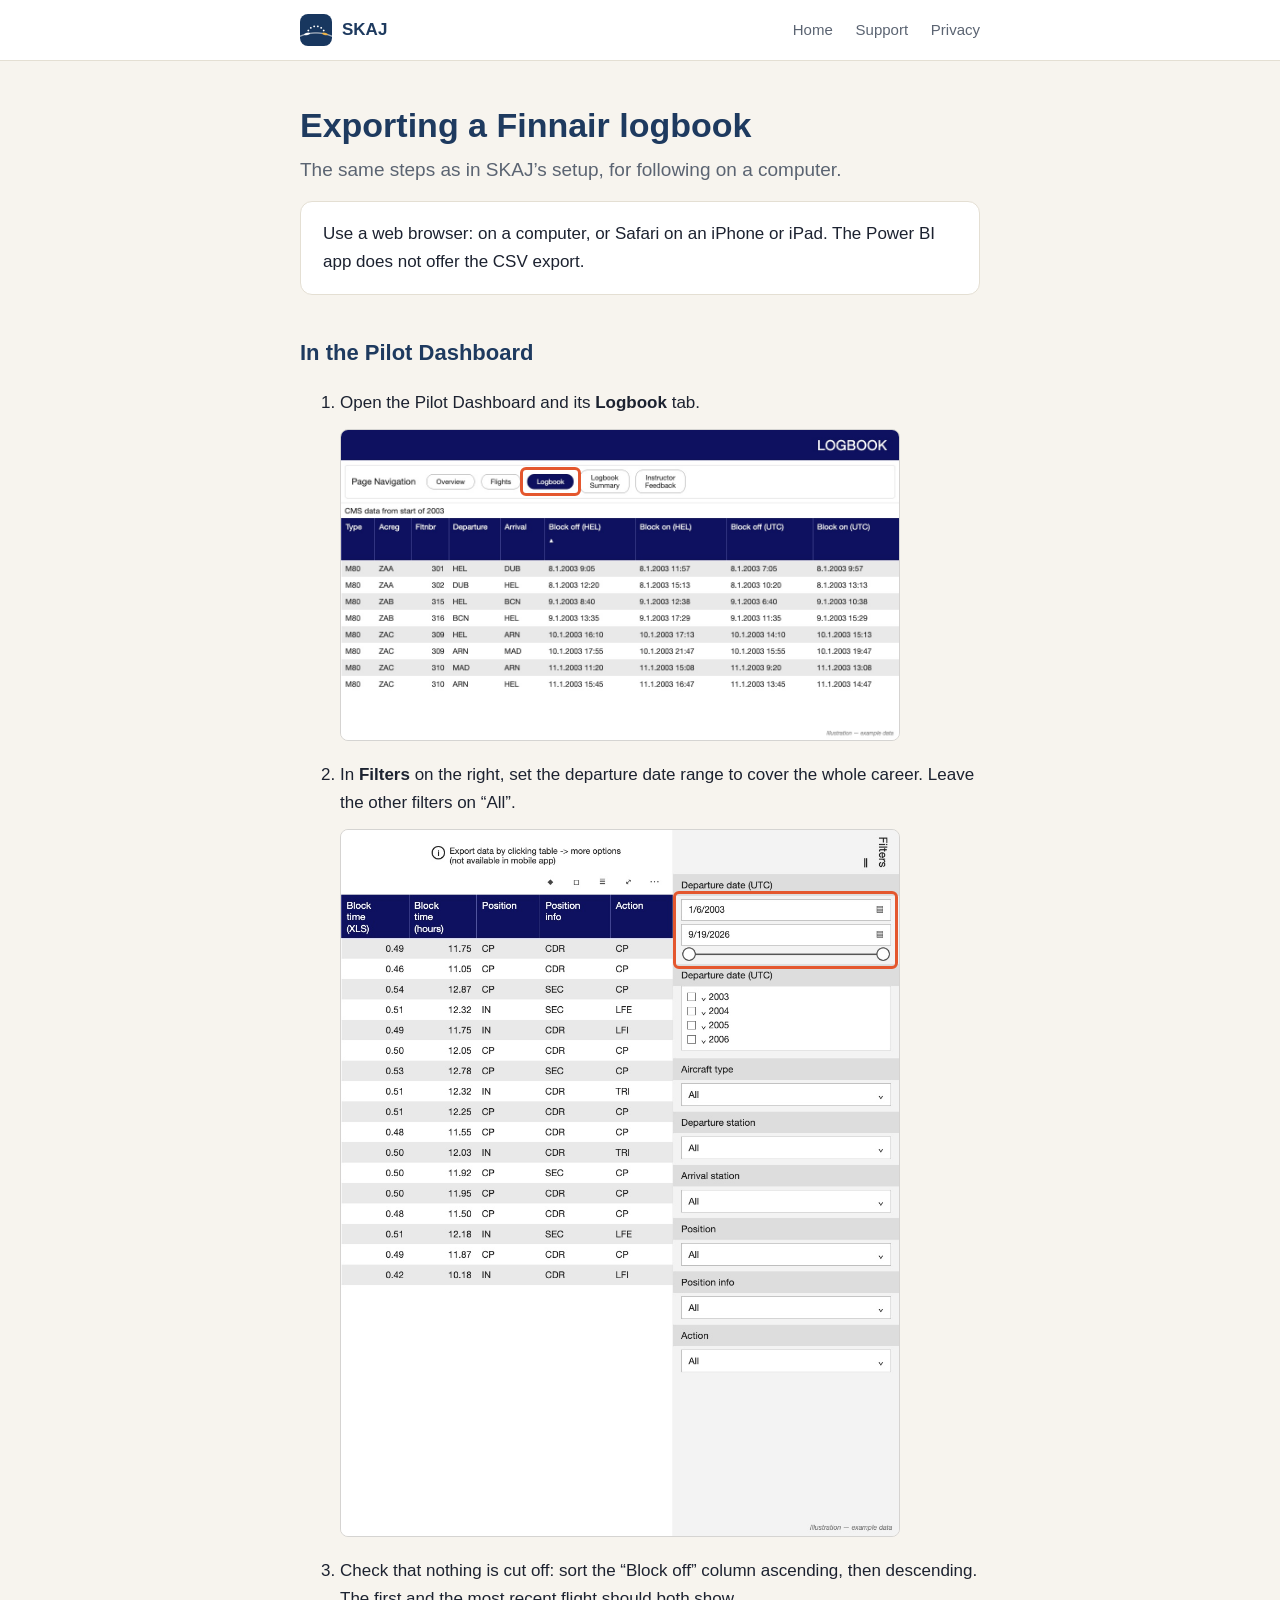
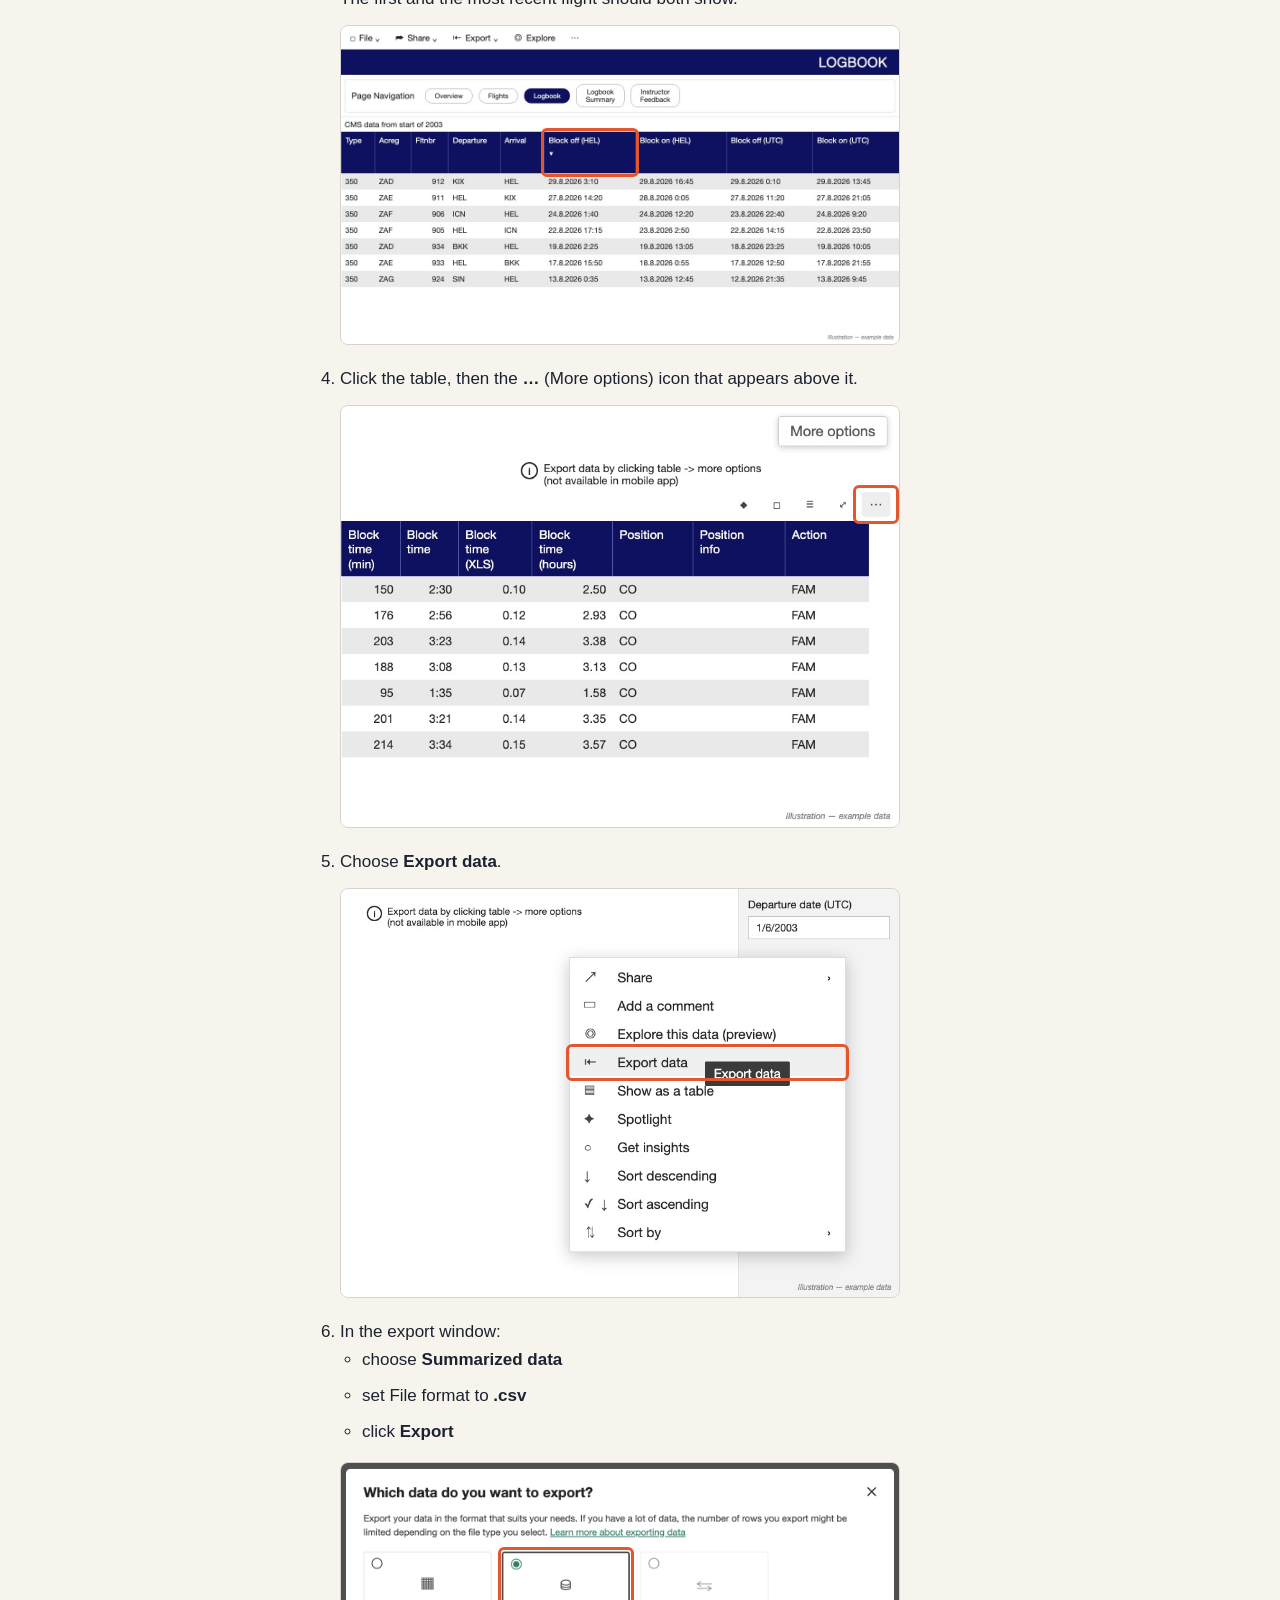
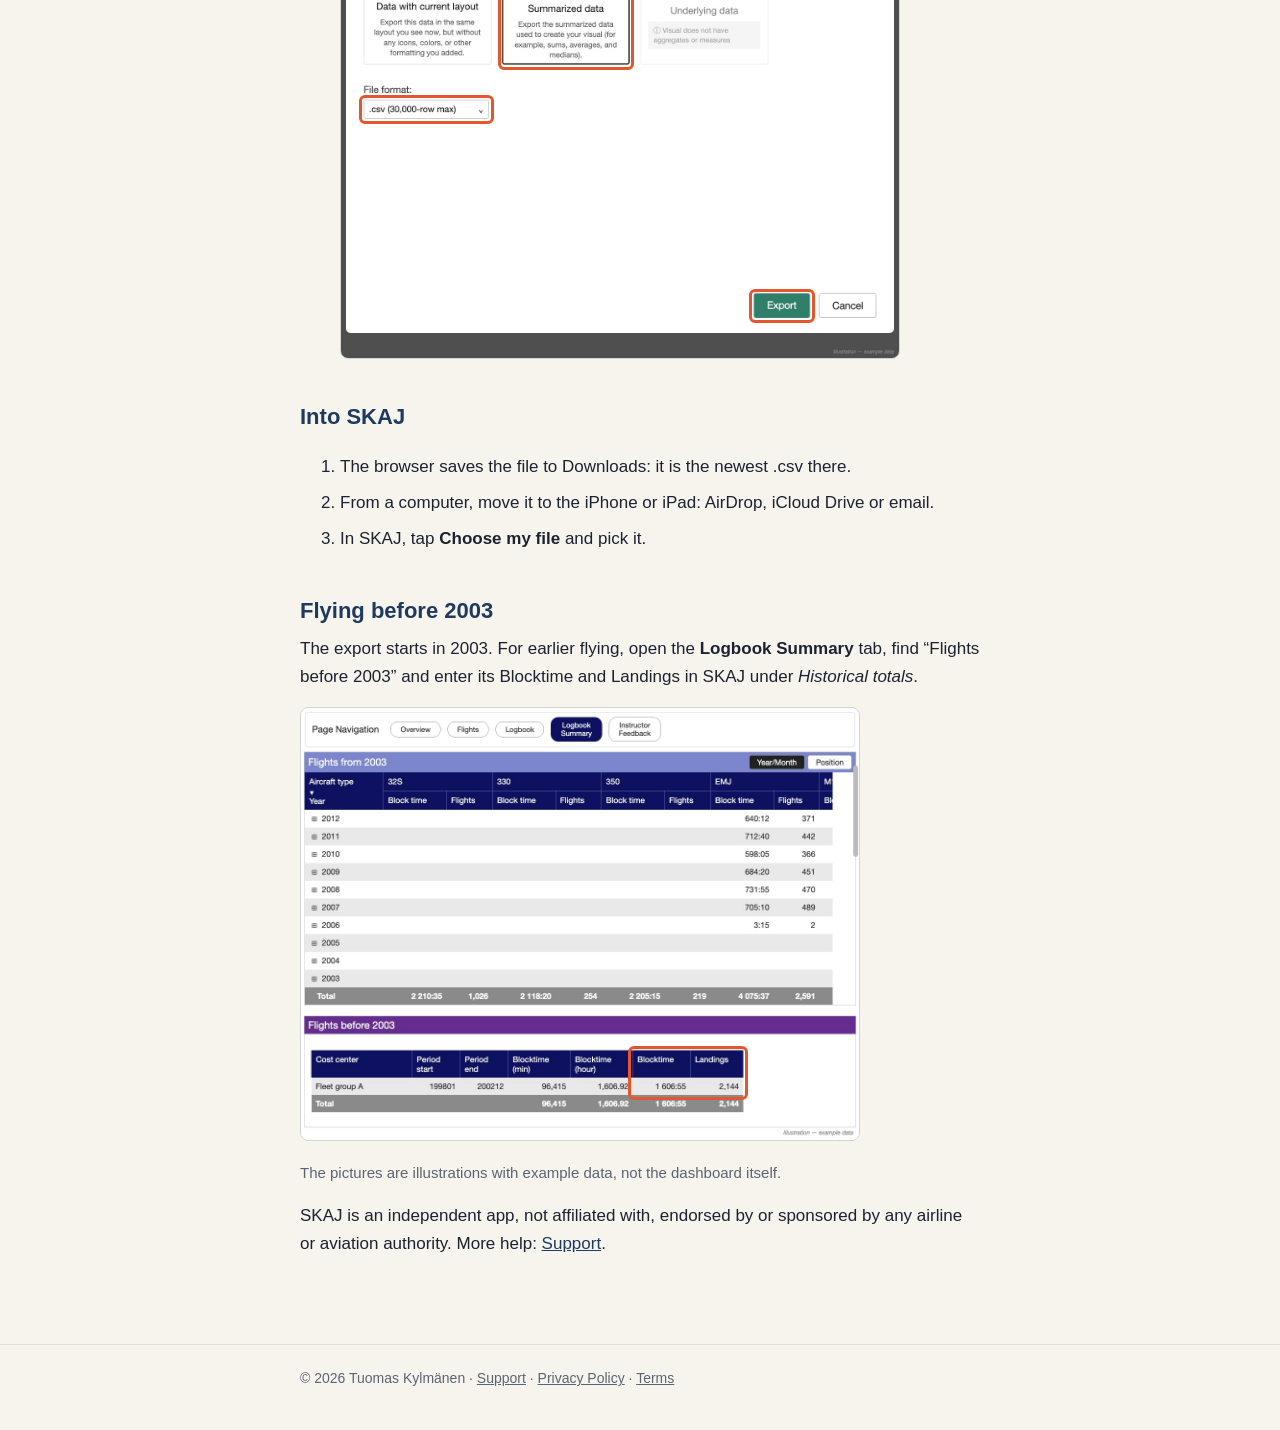
<file: finnair-export.html>
<!doctype html>
<html lang="en">
<head>
<meta charset="utf-8">
<meta name="viewport" content="width=device-width, initial-scale=1">
<title>Exporting a Finnair logbook — SKAJ</title>
<meta name="description" content="The steps for exporting a logbook file from the Finnair Pilot Dashboard for SKAJ.">
<!-- Reached from the app only: no link from the site's pages, kept out of search. -->
<meta name="robots" content="noindex">
<link rel="icon" type="image/png" href="favicon.png">
<link rel="stylesheet" href="style.css">
</head>
<body>
<header class="site">
  <div class="wrap">
    <a class="brand" href="index.html"><img src="favicon.png" alt="">SKAJ</a>
    <nav>
      <a href="index.html">Home</a>
      <a href="support.html">Support</a>
      <a href="privacy.html">Privacy</a>
    </nav>
  </div>
</header>

<main>
<div class="wrap">
  <h1>Exporting a Finnair logbook</h1>
  <p class="lede">The same steps as in SKAJ&rsquo;s setup, for following on a computer.</p>

  <div class="card">
    <p>Use a web browser: on a computer, or Safari on an iPhone or iPad. The Power BI app does not offer the CSV export.</p>
  </div>

  <h2>In the Pilot Dashboard</h2>
  <ol>
    <li>Open the Pilot Dashboard and its <strong>Logbook</strong> tab.
      <figure class="guide"><img src="guide/step1.jpg" width="1214" height="676" loading="lazy" alt="The Logbook tab in the page navigation"><span class="ring" style="left:32.78%;top:13.31%;width:9.47%;height:6.66%"></span></figure></li>
    <li>In <strong>Filters</strong> on the right, set the departure date range to cover the whole career. Leave the other filters on &ldquo;All&rdquo;.
      <figure class="guide"><img src="guide/step2.jpg" width="986" height="1246" loading="lazy" alt="The departure date range at the top of Filters"><span class="ring" style="left:60.24%;top:9.15%;width:38.95%;height:9.95%"></span></figure></li>
    <li>Check that nothing is cut off: sort the &ldquo;Block off&rdquo; column ascending, then descending. The first and the most recent flight should both show.
      <figure class="guide"><img src="guide/step3.jpg" width="1234" height="704" loading="lazy" alt="The Block off column header with its sort arrow"><span class="ring" style="left:36.47%;top:33.52%;width:16.29%;height:12.78%"></span></figure></li>
    <li>Click the table, then the <strong>&hellip;</strong> (More options) icon that appears above it.
      <figure class="guide"><img src="guide/step4.jpg" width="776" height="586" loading="lazy" alt="The More options icon above the table"><span class="ring" style="left:92.53%;top:19.80%;width:6.70%;height:7.17%"></span></figure></li>
    <li>Choose <strong>Export data</strong>.
      <figure class="guide"><img src="guide/step5.jpg" width="868" height="634" loading="lazy" alt="Export data in the menu"><span class="ring" style="left:41.01%;top:38.80%;width:49.31%;height:7.26%"></span></figure></li>
    <li>In the export window:
      <ul>
        <li>choose <strong>Summarized data</strong></li>
        <li>set File format to <strong>.csv</strong></li>
        <li>click <strong>Export</strong></li>
      </ul>
      <figure class="guide"><img src="guide/step6.jpg" width="1334" height="1184" loading="lazy" alt="Summarized data, the .csv file format and Export in the export window"><span class="ring" style="left:28.79%;top:17.74%;width:23.09%;height:23.14%"></span><span class="ring" style="left:3.90%;top:47.64%;width:22.79%;height:4.14%"></span><span class="ring" style="left:73.84%;top:86.74%;width:10.34%;height:5.32%"></span></figure>
    </li>
  </ol>

  <h2>Into SKAJ</h2>
  <ol>
    <li>The browser saves the file to Downloads: it is the newest .csv there.</li>
    <li>From a computer, move it to the iPhone or iPad: AirDrop, iCloud Drive or email.</li>
    <li>In SKAJ, tap <strong>Choose my file</strong> and pick it.</li>
  </ol>

  <h2>Flying before 2003</h2>
  <p>The export starts in 2003. For earlier flying, open the <strong>Logbook Summary</strong> tab, find &ldquo;Flights before 2003&rdquo; and enter its Blocktime and Landings in SKAJ under <em>Historical totals</em>.</p>
  <figure class="guide"><img src="guide/step7.jpg" width="1162" height="900" loading="lazy" alt="Blocktime and Landings under Flights before 2003"><span class="ring" style="left:59.38%;top:79.11%;width:20.05%;height:10.67%"></span></figure>
  <p class="meta">The pictures are illustrations with example data, not the dashboard itself.</p>

  <p>SKAJ is an independent app, not affiliated with, endorsed by or sponsored by any airline or aviation authority. More help: <a href="support.html">Support</a>.</p>
</div>
</main>

<footer class="site">
  <div class="wrap">
    &copy; 2026 Tuomas Kylm&auml;nen &middot; <a href="support.html">Support</a> &middot; <a href="privacy.html">Privacy Policy</a> &middot; <a href="terms.html">Terms</a>
  </div>
</footer>
</body>
</html>
</file>
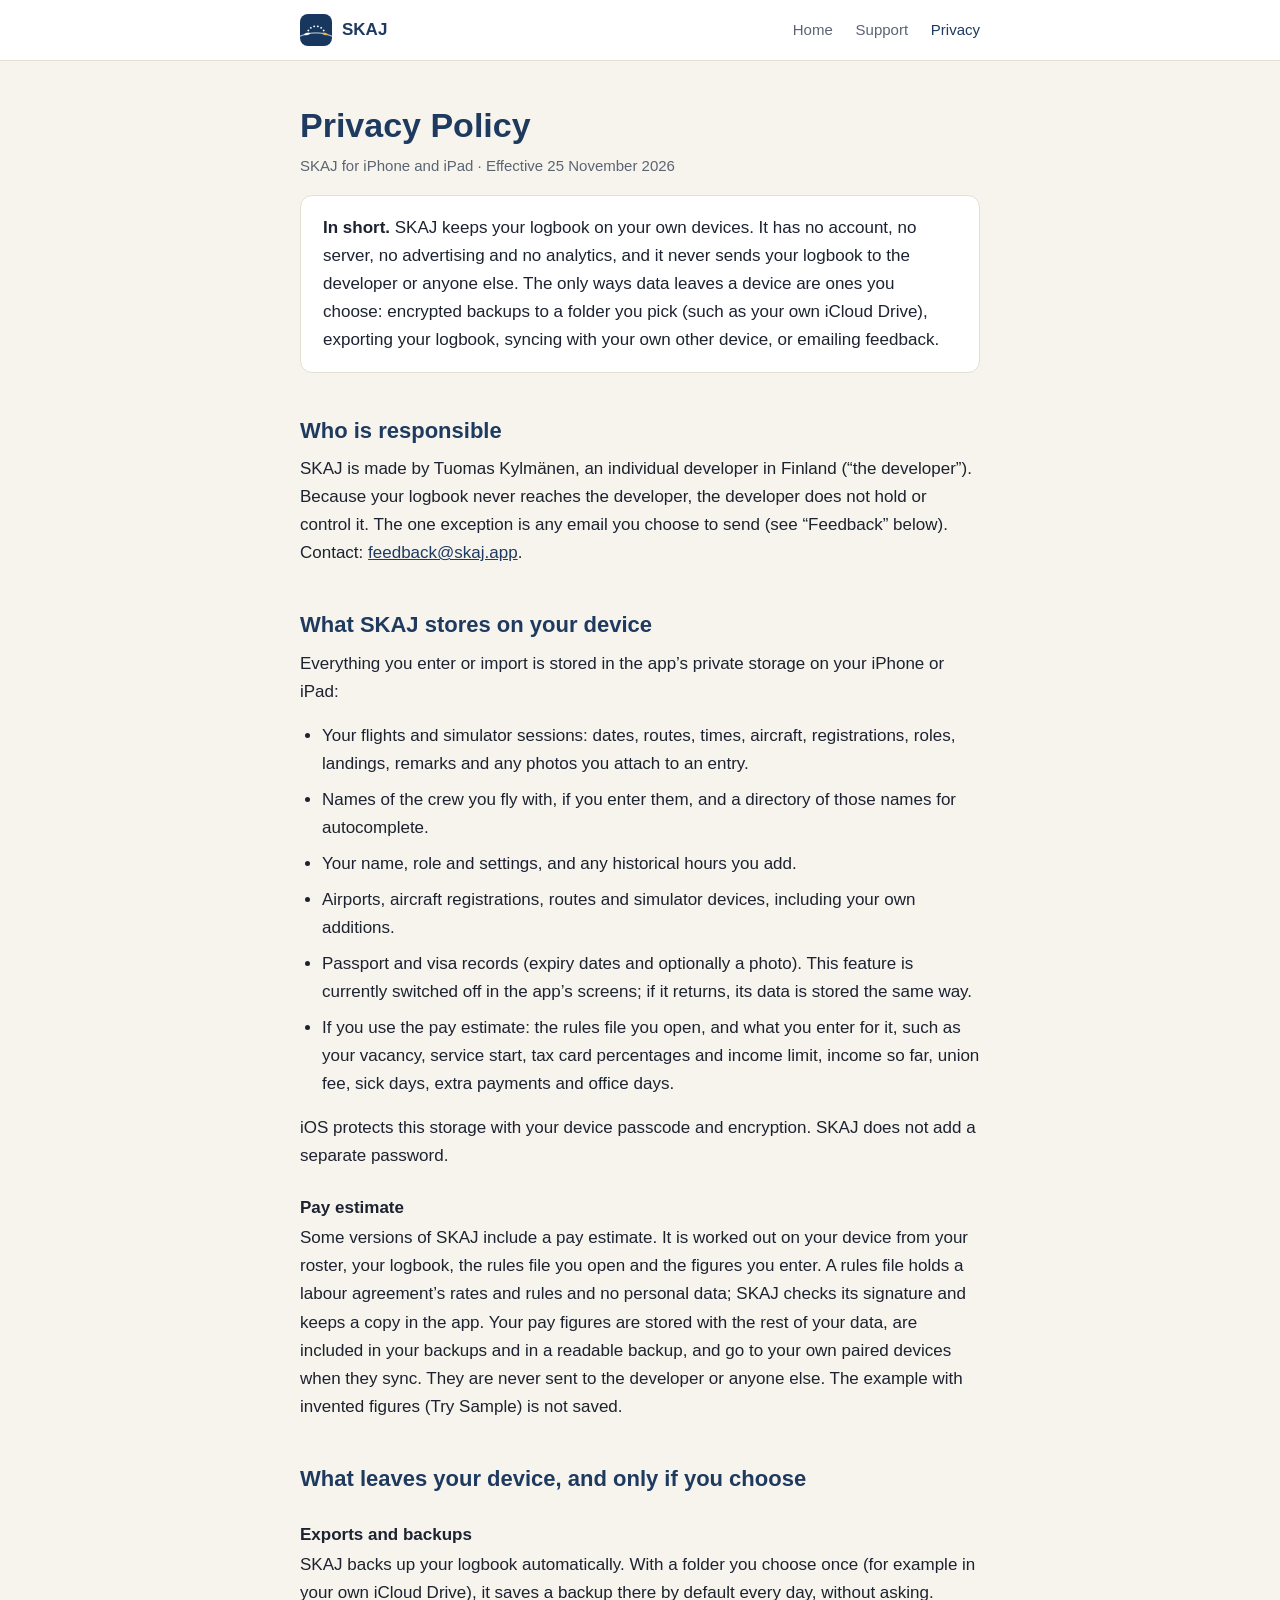
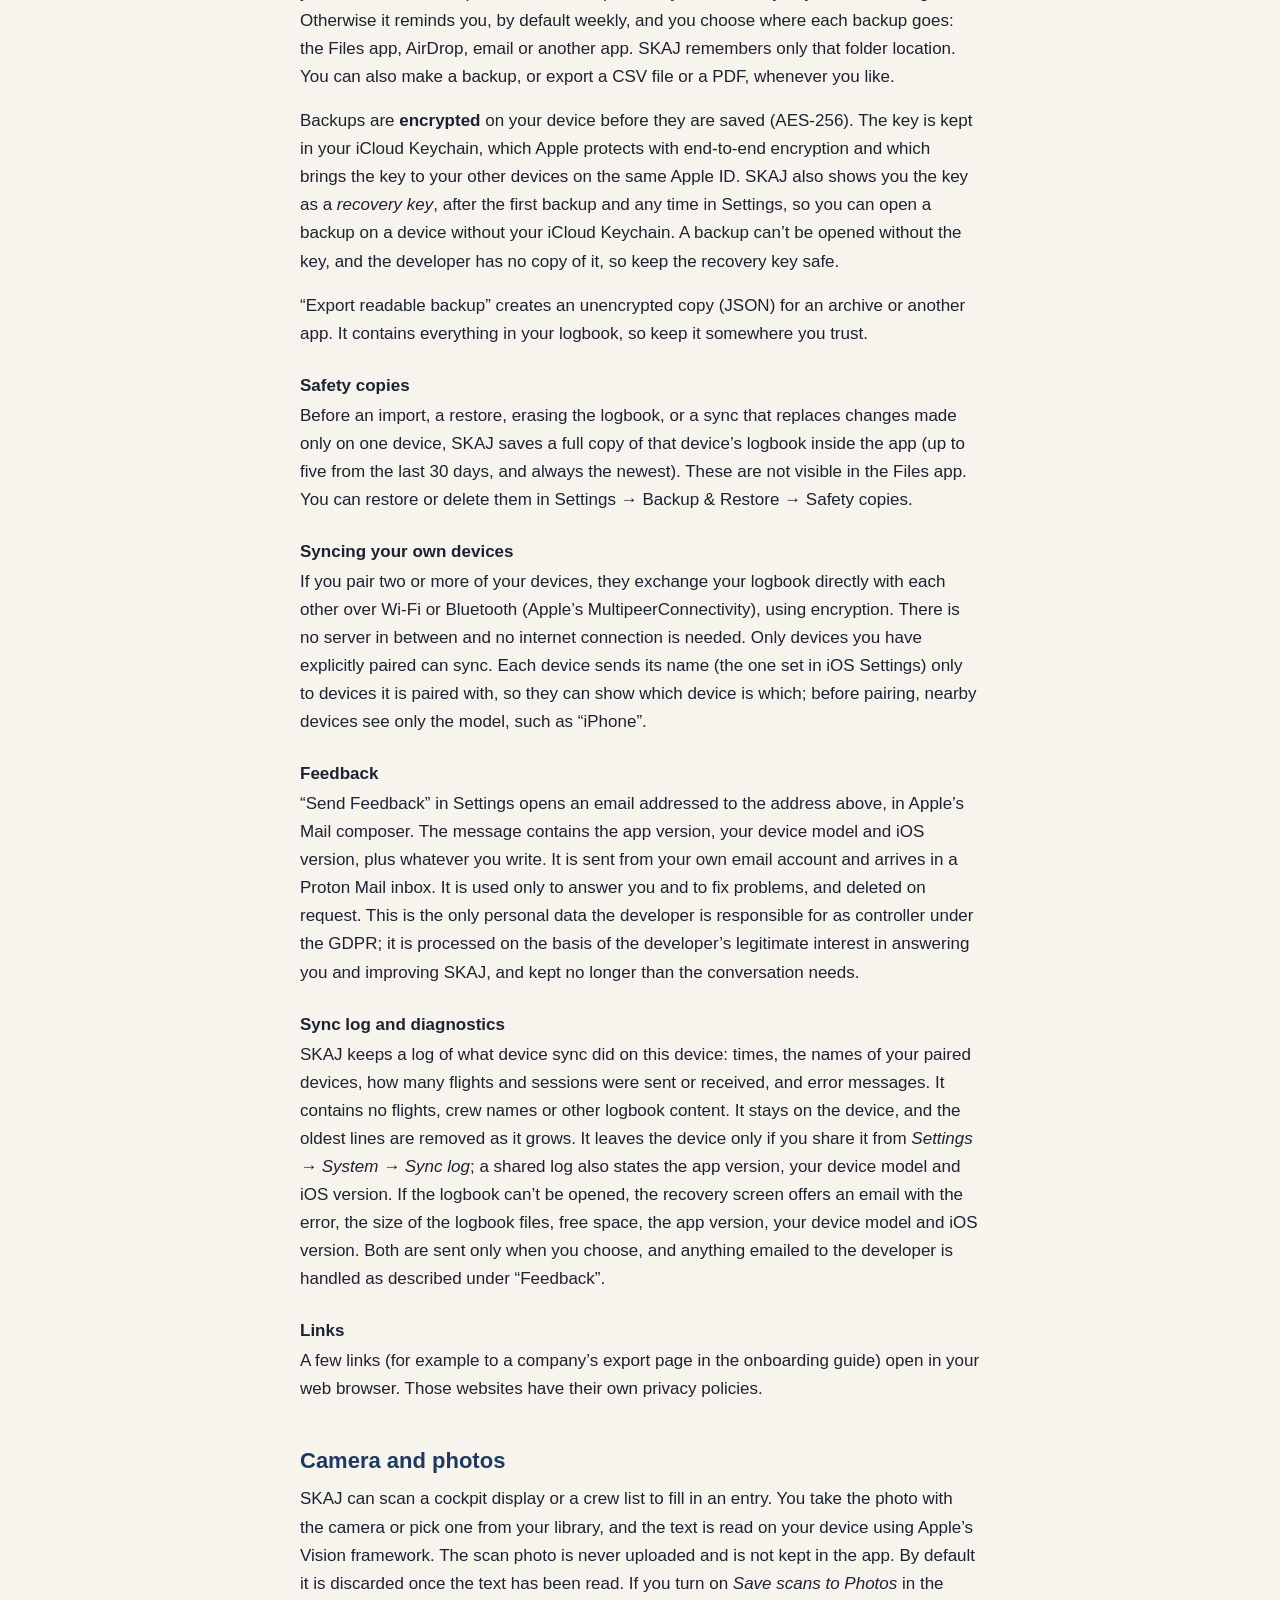
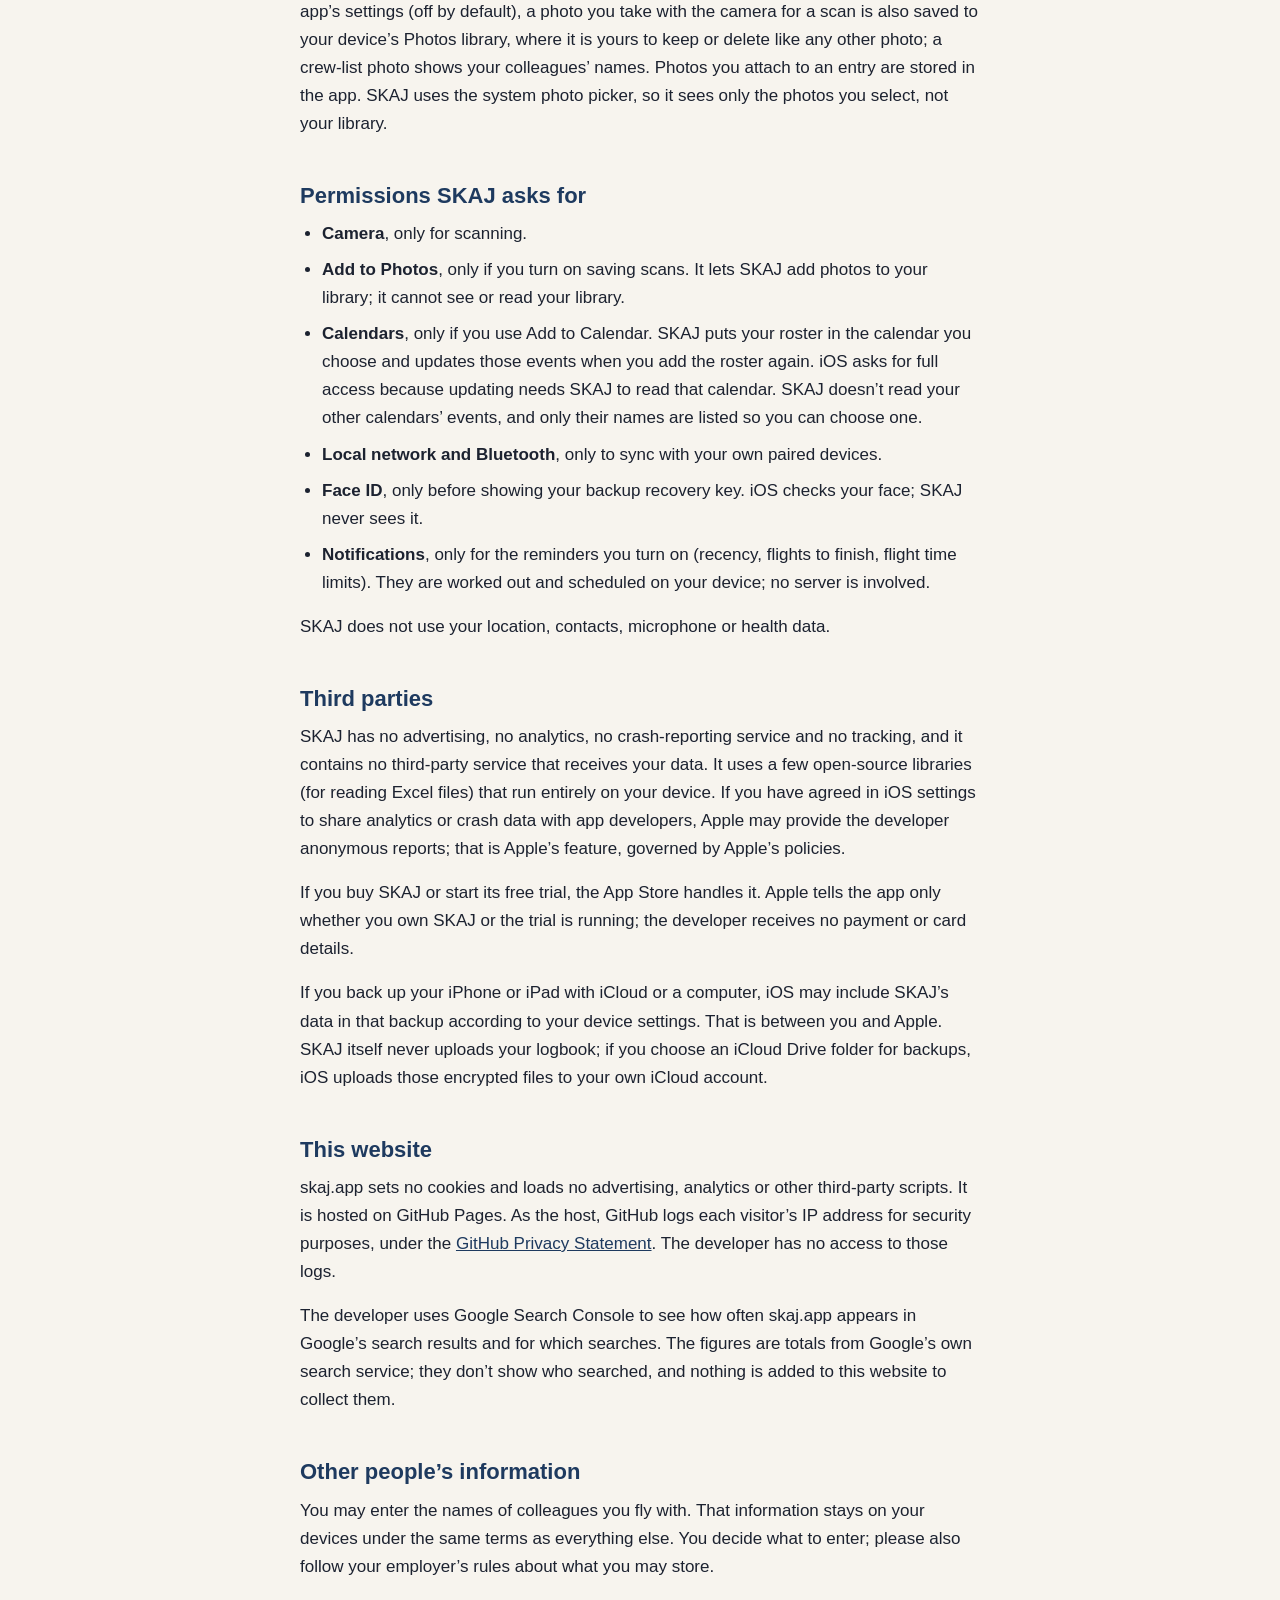
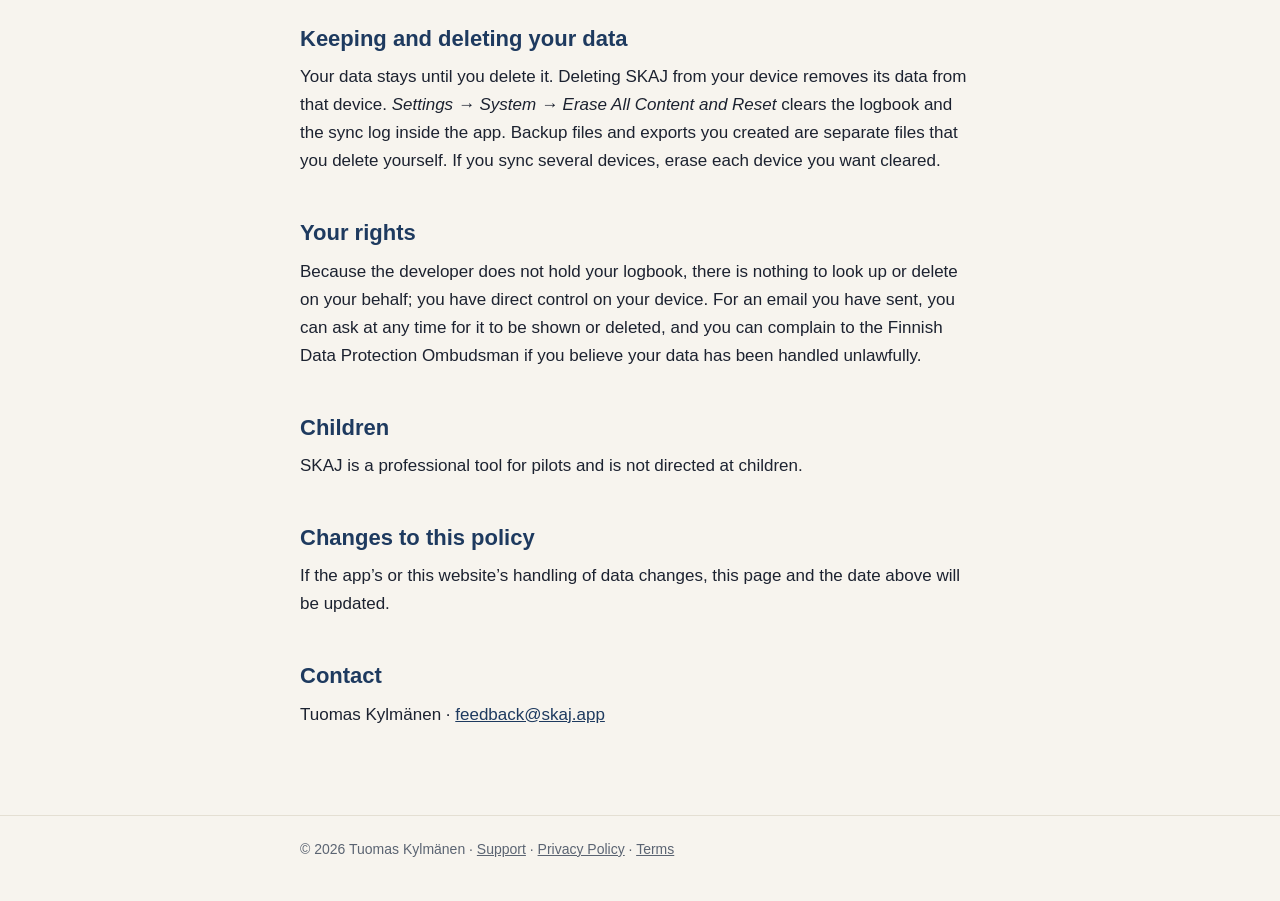
<file: privacy.html>
<!doctype html>
<html lang="en">
<head>
<meta charset="utf-8">
<meta name="viewport" content="width=device-width, initial-scale=1">
<title>Privacy Policy — SKAJ</title>
<meta name="description" content="How SKAJ handles your data: it stays on your devices, backups are encrypted and go only where you choose, and nothing is sent to any server.">
<link rel="icon" type="image/png" href="favicon.png">
<link rel="stylesheet" href="style.css">
</head>
<body>
<!-- TODO before shipping the planned location-based notification (app open task #9): update the permissions list, the sentence saying SKAJ does not use location, and the effective date. -->
<header class="site">
  <div class="wrap">
    <a class="brand" href="index.html"><img src="favicon.png" alt="">SKAJ</a>
    <nav>
      <a href="index.html">Home</a>
      <a href="support.html">Support</a>
      <a href="privacy.html" aria-current="page">Privacy</a>
    </nav>
  </div>
</header>

<main>
<div class="wrap">
  <h1>Privacy Policy</h1>
  <p class="meta">SKAJ for iPhone and iPad &middot; Effective 25 November 2026</p>

  <div class="card">
    <p><strong>In short.</strong> SKAJ keeps your logbook on your own devices. It has no account, no server, no advertising and no analytics, and it never sends your logbook to the developer or anyone else. The only ways data leaves a device are ones you choose: encrypted backups to a folder you pick (such as your own iCloud Drive), exporting your logbook, syncing with your own other device, or emailing feedback.</p>
  </div>

  <h2>Who is responsible</h2>
  <p>SKAJ is made by Tuomas Kylm&auml;nen, an individual developer in Finland (&ldquo;the developer&rdquo;). Because your logbook never reaches the developer, the developer does not hold or control it. The one exception is any email you choose to send (see &ldquo;Feedback&rdquo; below). Contact: <a href="mailto:feedback@skaj.app">feedback@skaj.app</a>.</p>

  <h2>What SKAJ stores on your device</h2>
  <p>Everything you enter or import is stored in the app&rsquo;s private storage on your iPhone or iPad:</p>
  <ul>
    <li>Your flights and simulator sessions: dates, routes, times, aircraft, registrations, roles, landings, remarks and any photos you attach to an entry.</li>
    <li>Names of the crew you fly with, if you enter them, and a directory of those names for autocomplete.</li>
    <li>Your name, role and settings, and any historical hours you add.</li>
    <li>Airports, aircraft registrations, routes and simulator devices, including your own additions.</li>
    <li>Passport and visa records (expiry dates and optionally a photo). This feature is currently switched off in the app&rsquo;s screens; if it returns, its data is stored the same way.</li>
    <li>If you use the pay estimate: the rules file you open, and what you enter for it, such as your vacancy, service start, tax card percentages and income limit, income so far, union fee, sick days, extra payments and office days.</li>
  </ul>
  <p>iOS protects this storage with your device passcode and encryption. SKAJ does not add a separate password.</p>
  <h3>Pay estimate</h3>
  <p>Some versions of SKAJ include a pay estimate. It is worked out on your device from your roster, your logbook, the rules file you open and the figures you enter. A rules file holds a labour agreement&rsquo;s rates and rules and no personal data; SKAJ checks its signature and keeps a copy in the app. Your pay figures are stored with the rest of your data, are included in your backups and in a readable backup, and go to your own paired devices when they sync. They are never sent to the developer or anyone else. The example with invented figures (Try Sample) is not saved.</p>

  <h2>What leaves your device, and only if you choose</h2>
  <h3>Exports and backups</h3>
  <p>SKAJ backs up your logbook automatically. With a folder you choose once (for example in your own iCloud Drive), it saves a backup there by default every day, without asking. Otherwise it reminds you, by default weekly, and you choose where each backup goes: the Files app, AirDrop, email or another app. SKAJ remembers only that folder location. You can also make a backup, or export a CSV file or a PDF, whenever you like.</p>
  <p>Backups are <strong>encrypted</strong> on your device before they are saved (AES-256). The key is kept in your iCloud Keychain, which Apple protects with end-to-end encryption and which brings the key to your other devices on the same Apple ID. SKAJ also shows you the key as a <em>recovery key</em>, after the first backup and any time in Settings, so you can open a backup on a device without your iCloud Keychain. A backup can&rsquo;t be opened without the key, and the developer has no copy of it, so keep the recovery key safe.</p>
  <p>&ldquo;Export readable backup&rdquo; creates an unencrypted copy (JSON) for an archive or another app. It contains everything in your logbook, so keep it somewhere you trust.</p>
  <h3>Safety copies</h3>
  <p>Before an import, a restore, erasing the logbook, or a sync that replaces changes made only on one device, SKAJ saves a full copy of that device&rsquo;s logbook inside the app (up to five from the last 30 days, and always the newest). These are not visible in the Files app. You can restore or delete them in Settings &rarr; Backup &amp; Restore &rarr; Safety copies.</p>
  <h3>Syncing your own devices</h3>
  <p>If you pair two or more of your devices, they exchange your logbook directly with each other over Wi-Fi or Bluetooth (Apple&rsquo;s MultipeerConnectivity), using encryption. There is no server in between and no internet connection is needed. Only devices you have explicitly paired can sync. Each device sends its name (the one set in iOS Settings) only to devices it is paired with, so they can show which device is which; before pairing, nearby devices see only the model, such as &ldquo;iPhone&rdquo;.</p>
  <h3>Feedback</h3>
  <p>&ldquo;Send Feedback&rdquo; in Settings opens an email addressed to the address above, in Apple&rsquo;s Mail composer. The message contains the app version, your device model and iOS version, plus whatever you write. It is sent from your own email account and arrives in a Proton Mail inbox. It is used only to answer you and to fix problems, and deleted on request. This is the only personal data the developer is responsible for as controller under the GDPR; it is processed on the basis of the developer&rsquo;s legitimate interest in answering you and improving SKAJ, and kept no longer than the conversation needs.</p>
  <h3>Sync log and diagnostics</h3>
  <p>SKAJ keeps a log of what device sync did on this device: times, the names of your paired devices, how many flights and sessions were sent or received, and error messages. It contains no flights, crew names or other logbook content. It stays on the device, and the oldest lines are removed as it grows. It leaves the device only if you share it from <em>Settings &rarr; System &rarr; Sync log</em>; a shared log also states the app version, your device model and iOS version. If the logbook can&rsquo;t be opened, the recovery screen offers an email with the error, the size of the logbook files, free space, the app version, your device model and iOS version. Both are sent only when you choose, and anything emailed to the developer is handled as described under &ldquo;Feedback&rdquo;.</p>
  <h3>Links</h3>
  <p>A few links (for example to a company&rsquo;s export page in the onboarding guide) open in your web browser. Those websites have their own privacy policies.</p>

  <h2>Camera and photos</h2>
  <p>SKAJ can scan a cockpit display or a crew list to fill in an entry. You take the photo with the camera or pick one from your library, and the text is read on your device using Apple&rsquo;s Vision framework. The scan photo is never uploaded and is not kept in the app. By default it is discarded once the text has been read. If you turn on <em>Save scans to Photos</em> in the app&rsquo;s settings (off by default), a photo you take with the camera for a scan is also saved to your device&rsquo;s Photos library, where it is yours to keep or delete like any other photo; a crew-list photo shows your colleagues&rsquo; names. Photos you attach to an entry are stored in the app. SKAJ uses the system photo picker, so it sees only the photos you select, not your library.</p>

  <h2>Permissions SKAJ asks for</h2>
  <ul>
    <li><strong>Camera</strong>, only for scanning.</li>
    <li><strong>Add to Photos</strong>, only if you turn on saving scans. It lets SKAJ add photos to your library; it cannot see or read your library.</li>
    <li><strong>Calendars</strong>, only if you use Add to Calendar. SKAJ puts your roster in the calendar you choose and updates those events when you add the roster again. iOS asks for full access because updating needs SKAJ to read that calendar. SKAJ doesn&rsquo;t read your other calendars&rsquo; events, and only their names are listed so you can choose one.</li>
    <li><strong>Local network and Bluetooth</strong>, only to sync with your own paired devices.</li>
    <li><strong>Face ID</strong>, only before showing your backup recovery key. iOS checks your face; SKAJ never sees it.</li>
    <li><strong>Notifications</strong>, only for the reminders you turn on (recency, flights to finish, flight time limits). They are worked out and scheduled on your device; no server is involved.</li>
  </ul>
  <p>SKAJ does not use your location, contacts, microphone or health data.</p>

  <h2>Third parties</h2>
  <p>SKAJ has no advertising, no analytics, no crash-reporting service and no tracking, and it contains no third-party service that receives your data. It uses a few open-source libraries (for reading Excel files) that run entirely on your device. If you have agreed in iOS settings to share analytics or crash data with app developers, Apple may provide the developer anonymous reports; that is Apple&rsquo;s feature, governed by Apple&rsquo;s policies.</p>
  <p>If you buy SKAJ or start its free trial, the App Store handles it. Apple tells the app only whether you own SKAJ or the trial is running; the developer receives no payment or card details.</p>
  <p>If you back up your iPhone or iPad with iCloud or a computer, iOS may include SKAJ&rsquo;s data in that backup according to your device settings. That is between you and Apple. SKAJ itself never uploads your logbook; if you choose an iCloud Drive folder for backups, iOS uploads those encrypted files to your own iCloud account.</p>

  <!-- Added 13.11.2026 (Tuomas): the policy covered only the app. Facts checked the same
       day against GitHub's Pages documentation and Google's Search Console help. -->
  <h2>This website</h2>
  <p>skaj.app sets no cookies and loads no advertising, analytics or other third-party scripts. It is hosted on GitHub Pages. As the host, GitHub logs each visitor&rsquo;s IP address for security purposes, under the <a href="https://docs.github.com/en/site-policy/privacy-policies/github-general-privacy-statement">GitHub Privacy Statement</a>. The developer has no access to those logs.</p>
  <p>The developer uses Google Search Console to see how often skaj.app appears in Google&rsquo;s search results and for which searches. The figures are totals from Google&rsquo;s own search service; they don&rsquo;t show who searched, and nothing is added to this website to collect them.</p>

  <h2>Other people&rsquo;s information</h2>
  <p>You may enter the names of colleagues you fly with. That information stays on your devices under the same terms as everything else. You decide what to enter; please also follow your employer&rsquo;s rules about what you may store.</p>

  <h2>Keeping and deleting your data</h2>
  <p>Your data stays until you delete it. Deleting SKAJ from your device removes its data from that device. <em>Settings &rarr; System &rarr; Erase All Content and Reset</em> clears the logbook and the sync log inside the app. Backup files and exports you created are separate files that you delete yourself. If you sync several devices, erase each device you want cleared.</p>

  <h2>Your rights</h2>
  <p>Because the developer does not hold your logbook, there is nothing to look up or delete on your behalf; you have direct control on your device. For an email you have sent, you can ask at any time for it to be shown or deleted, and you can complain to the Finnish Data Protection Ombudsman if you believe your data has been handled unlawfully.</p>

  <h2>Children</h2>
  <p>SKAJ is a professional tool for pilots and is not directed at children.</p>

  <h2>Changes to this policy</h2>
  <p>If the app&rsquo;s or this website&rsquo;s handling of data changes, this page and the date above will be updated.</p>

  <h2>Contact</h2>
  <p>Tuomas Kylm&auml;nen &middot; <a href="mailto:feedback@skaj.app">feedback@skaj.app</a></p>
</div>
</main>

<footer class="site">
  <div class="wrap">
    &copy; 2026 Tuomas Kylm&auml;nen &middot; <a href="support.html">Support</a> &middot; <a href="privacy.html">Privacy Policy</a> &middot; <a href="terms.html">Terms</a>
  </div>
</footer>
</body>
</html>
</file>
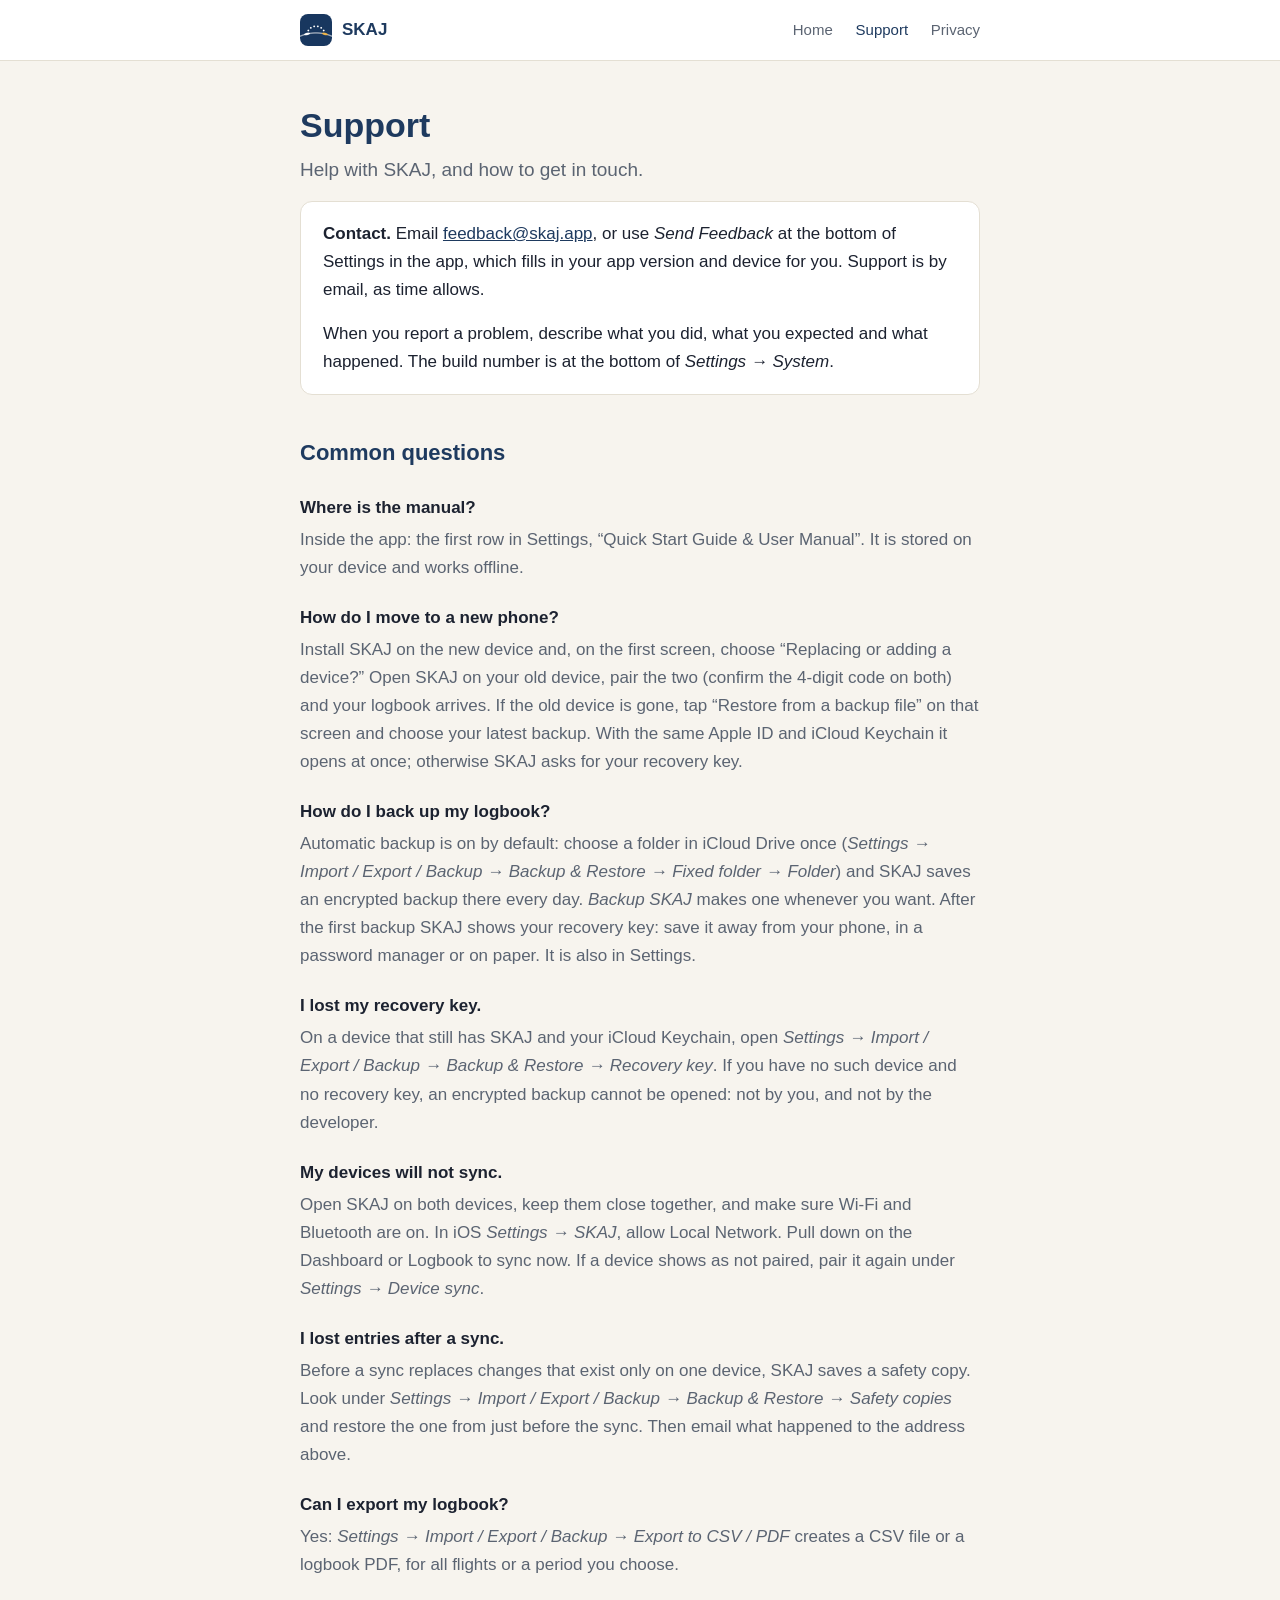
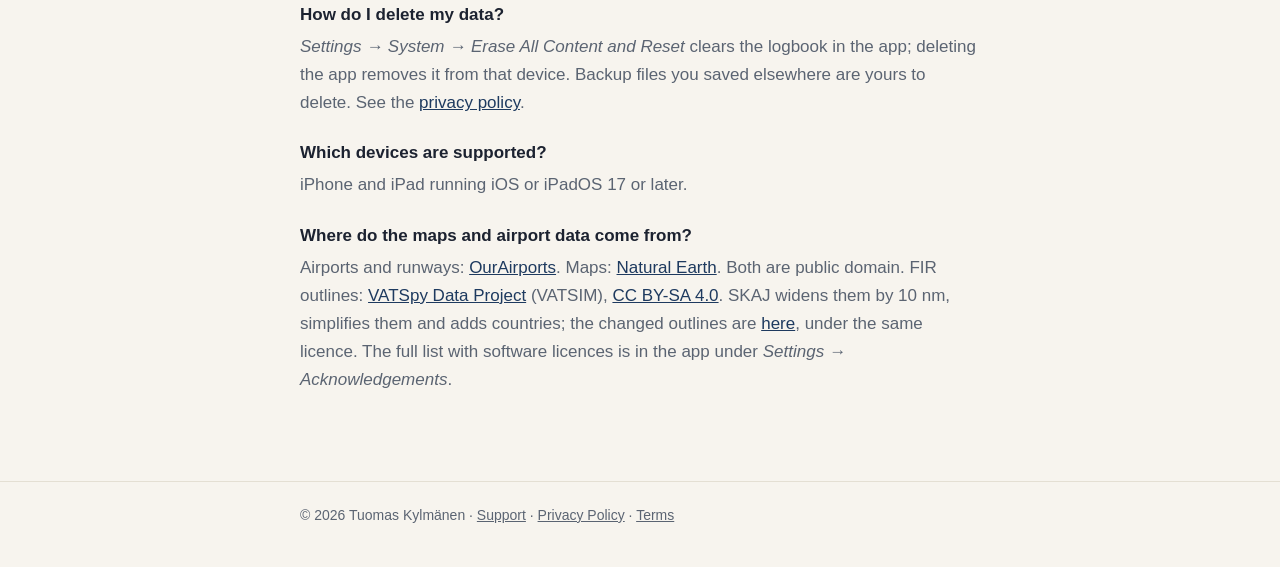
<file: support.html>
<!doctype html>
<html lang="en">
<head>
<meta charset="utf-8">
<meta name="viewport" content="width=device-width, initial-scale=1">
<title>Support — SKAJ</title>
<meta name="description" content="Help with SKAJ: getting the manual, backups, moving to a new device, syncing and contacting support.">
<link rel="icon" type="image/png" href="favicon.png">
<link rel="stylesheet" href="style.css">
</head>
<body>
<header class="site">
  <div class="wrap">
    <a class="brand" href="index.html"><img src="favicon.png" alt="">SKAJ</a>
    <nav>
      <a href="index.html">Home</a>
      <a href="support.html" aria-current="page">Support</a>
      <a href="privacy.html">Privacy</a>
    </nav>
  </div>
</header>

<main>
<div class="wrap">
  <h1>Support</h1>
  <p class="lede">Help with SKAJ, and how to get in touch.</p>

  <div class="card">
    <p><strong>Contact.</strong> Email <a href="mailto:feedback@skaj.app">feedback@skaj.app</a>, or use <em>Send Feedback</em> at the bottom of Settings in the app, which fills in your app version and device for you. Support is by email, as time allows.</p>
    <p>When you report a problem, describe what you did, what you expected and what happened. The build number is at the bottom of <em>Settings &rarr; System</em>.</p>
  </div>

  <h2>Common questions</h2>
  <dl class="faq">
    <dt>Where is the manual?</dt>
    <dd>Inside the app: the first row in Settings, &ldquo;Quick Start Guide &amp; User Manual&rdquo;. It is stored on your device and works offline.</dd>

    <dt>How do I move to a new phone?</dt>
    <dd>Install SKAJ on the new device and, on the first screen, choose &ldquo;Replacing or adding a device?&rdquo; Open SKAJ on your old device, pair the two (confirm the 4-digit code on both) and your logbook arrives. If the old device is gone, tap &ldquo;Restore from a backup file&rdquo; on that screen and choose your latest backup. With the same Apple ID and iCloud Keychain it opens at once; otherwise SKAJ asks for your recovery key.</dd>

    <dt>How do I back up my logbook?</dt>
    <dd>Automatic backup is on by default: choose a folder in iCloud Drive once (<em>Settings &rarr; Import / Export / Backup &rarr; Backup &amp; Restore &rarr; Fixed folder &rarr; Folder</em>) and SKAJ saves an encrypted backup there every day. <em>Backup SKAJ</em> makes one whenever you want. After the first backup SKAJ shows your recovery key: save it away from your phone, in a password manager or on paper. It is also in Settings.</dd>

    <dt>I lost my recovery key.</dt>
    <dd>On a device that still has SKAJ and your iCloud Keychain, open <em>Settings &rarr; Import / Export / Backup &rarr; Backup &amp; Restore &rarr; Recovery key</em>. If you have no such device and no recovery key, an encrypted backup cannot be opened: not by you, and not by the developer.</dd>

    <dt>My devices will not sync.</dt>
    <dd>Open SKAJ on both devices, keep them close together, and make sure Wi-Fi and Bluetooth are on. In iOS <em>Settings &rarr; SKAJ</em>, allow Local Network. Pull down on the Dashboard or Logbook to sync now. If a device shows as not paired, pair it again under <em>Settings &rarr; Device sync</em>.</dd>

    <dt>I lost entries after a sync.</dt>
    <dd>Before a sync replaces changes that exist only on one device, SKAJ saves a safety copy. Look under <em>Settings &rarr; Import / Export / Backup &rarr; Backup &amp; Restore &rarr; Safety copies</em> and restore the one from just before the sync. Then email what happened to the address above.</dd>

    <dt>Can I export my logbook?</dt>
    <dd>Yes: <em>Settings &rarr; Import / Export / Backup &rarr; Export to CSV / PDF</em> creates a CSV file or a logbook PDF, for all flights or a period you choose.</dd>

    <dt>How do I delete my data?</dt>
    <dd><em>Settings &rarr; System &rarr; Erase All Content and Reset</em> clears the logbook in the app; deleting the app removes it from that device. Backup files you saved elsewhere are yours to delete. See the <a href="privacy.html">privacy policy</a>.</dd>

    <dt>Which devices are supported?</dt>
    <dd>iPhone and iPad running iOS or iPadOS 17 or later.</dd>

    <dt>Where do the maps and airport data come from?</dt>
    <dd>Airports and runways: <a href="https://ourairports.com/data/">OurAirports</a>. Maps: <a href="https://www.naturalearthdata.com">Natural Earth</a>. Both are public domain. FIR outlines: <a href="https://github.com/vatsimnetwork/vatspy-data-project">VATSpy Data Project</a> (VATSIM), <a href="https://creativecommons.org/licenses/by-sa/4.0/">CC BY-SA 4.0</a>. SKAJ widens them by 10&nbsp;nm, simplifies them and adds countries; the changed outlines are <a href="data/FIRBoundaries.json">here</a>, under the same licence. The full list with software licences is in the app under <em>Settings &rarr; Acknowledgements</em>.</dd>
  </dl>
</div>
</main>

<footer class="site">
  <div class="wrap">
    &copy; 2026 Tuomas Kylm&auml;nen &middot; <a href="support.html">Support</a> &middot; <a href="privacy.html">Privacy Policy</a> &middot; <a href="terms.html">Terms</a>
  </div>
</footer>
</body>
</html>
</file>
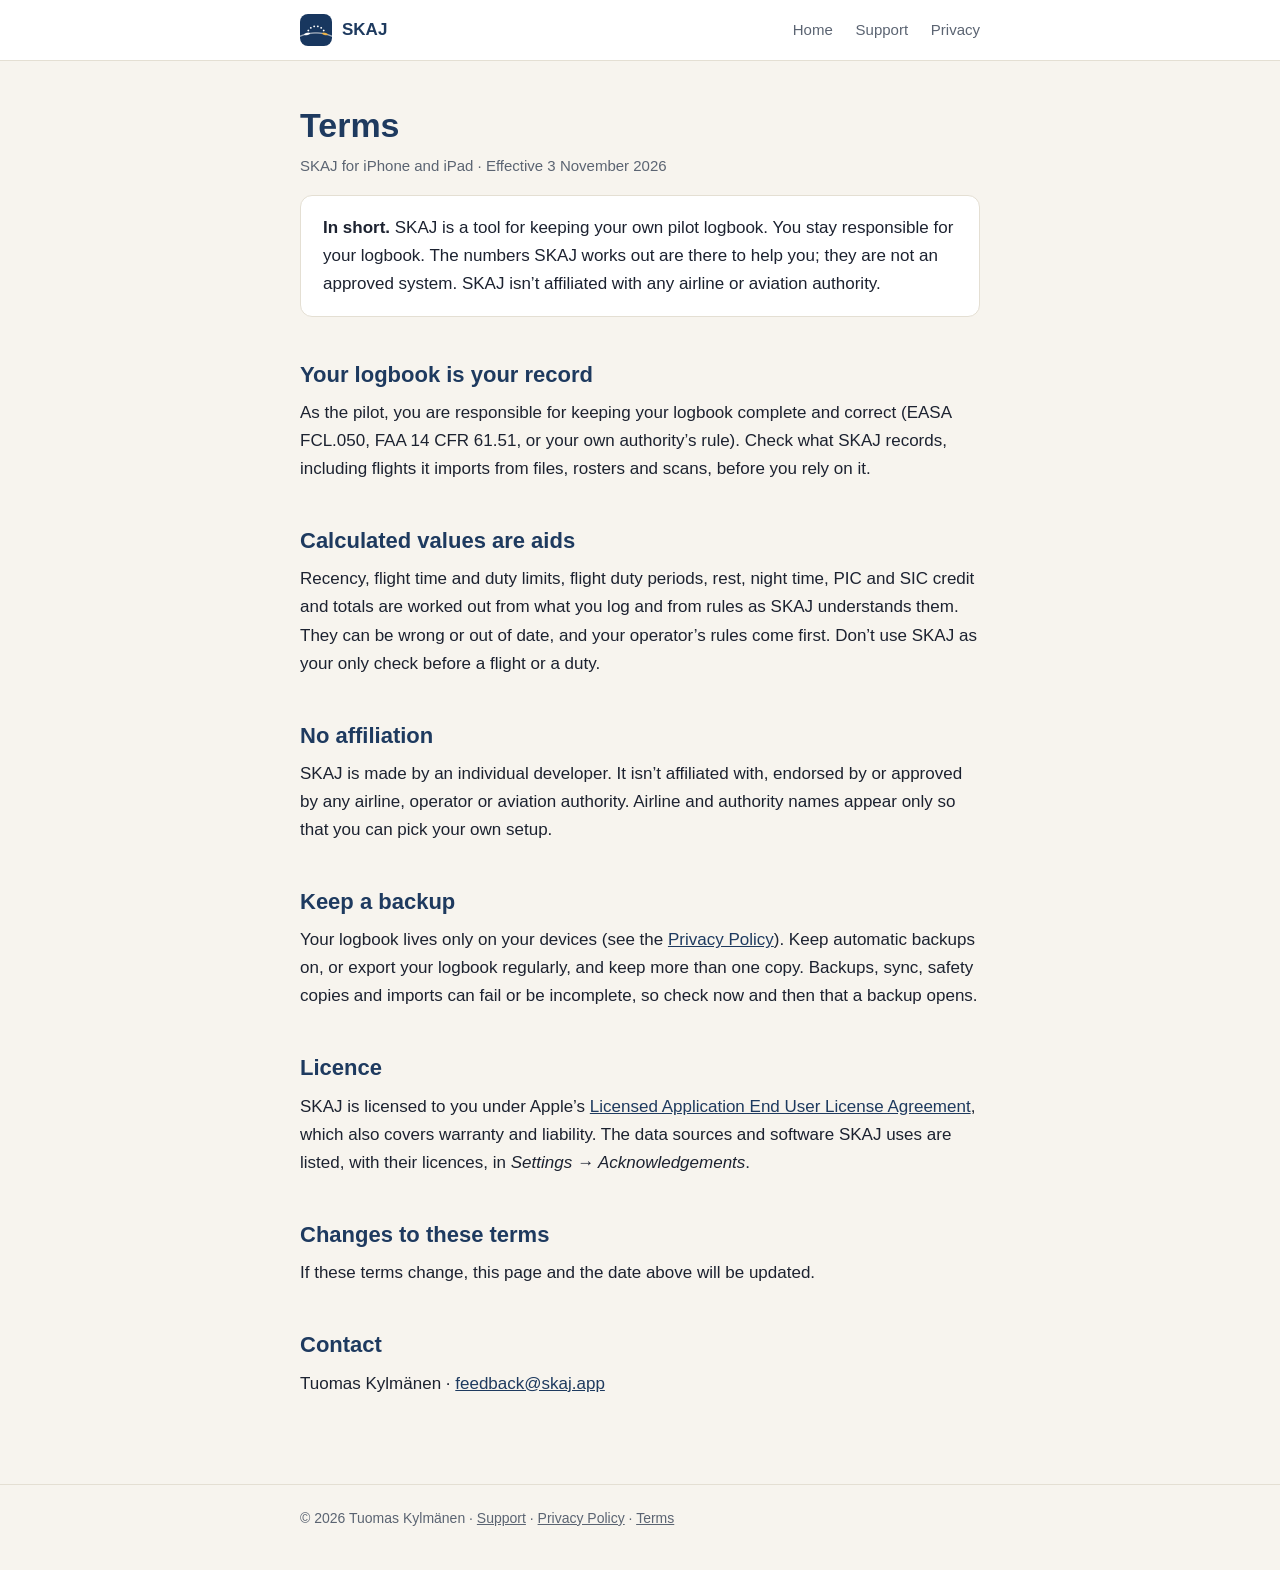
<file: terms.html>
<!doctype html>
<html lang="en">
<head>
<meta charset="utf-8">
<meta name="viewport" content="width=device-width, initial-scale=1">
<title>Terms — SKAJ</title>
<meta name="description" content="Terms of use for SKAJ, the pilot logbook for iPhone and iPad.">
<link rel="icon" type="image/png" href="favicon.png">
<link rel="stylesheet" href="style.css">
</head>
<body>
<header class="site">
  <div class="wrap">
    <a class="brand" href="index.html"><img src="favicon.png" alt="">SKAJ</a>
    <nav>
      <a href="index.html">Home</a>
      <a href="support.html">Support</a>
      <a href="privacy.html">Privacy</a>
    </nav>
  </div>
</header>

<main>
<div class="wrap">
  <h1>Terms</h1>
  <p class="meta">SKAJ for iPhone and iPad &middot; Effective 3 November 2026</p>

  <div class="card">
    <p><strong>In short.</strong> SKAJ is a tool for keeping your own pilot logbook. You stay responsible for your logbook. The numbers SKAJ works out are there to help you; they are not an approved system. SKAJ isn&rsquo;t affiliated with any airline or aviation authority.</p>
  </div>

  <h2>Your logbook is your record</h2>
  <p>As the pilot, you are responsible for keeping your logbook complete and correct (EASA FCL.050, FAA 14 CFR 61.51, or your own authority&rsquo;s rule). Check what SKAJ records, including flights it imports from files, rosters and scans, before you rely on it.</p>

  <h2>Calculated values are aids</h2>
  <p>Recency, flight time and duty limits, flight duty periods, rest, night time, PIC and SIC credit and totals are worked out from what you log and from rules as SKAJ understands them. They can be wrong or out of date, and your operator&rsquo;s rules come first. Don&rsquo;t use SKAJ as your only check before a flight or a duty.</p>

  <h2>No affiliation</h2>
  <p>SKAJ is made by an individual developer. It isn&rsquo;t affiliated with, endorsed by or approved by any airline, operator or aviation authority. Airline and authority names appear only so that you can pick your own setup.</p>

  <h2>Keep a backup</h2>
  <p>Your logbook lives only on your devices (see the <a href="privacy.html">Privacy Policy</a>). Keep automatic backups on, or export your logbook regularly, and keep more than one copy. Backups, sync, safety copies and imports can fail or be incomplete, so check now and then that a backup opens.</p>

  <h2>Licence</h2>
  <p>SKAJ is licensed to you under Apple&rsquo;s <a href="https://www.apple.com/legal/internet-services/itunes/dev/stdeula/">Licensed Application End User License Agreement</a>, which also covers warranty and liability. The data sources and software SKAJ uses are listed, with their licences, in <em>Settings &rarr; Acknowledgements</em>.</p>

  <h2>Changes to these terms</h2>
  <p>If these terms change, this page and the date above will be updated.</p>

  <h2>Contact</h2>
  <p>Tuomas Kylm&auml;nen &middot; <a href="mailto:feedback@skaj.app">feedback@skaj.app</a></p>
</div>
</main>

<footer class="site">
  <div class="wrap">
    &copy; 2026 Tuomas Kylm&auml;nen &middot; <a href="support.html">Support</a> &middot; <a href="privacy.html">Privacy Policy</a> &middot; <a href="terms.html">Terms</a>
  </div>
</footer>
</body>
</html>
</file>
<file: style.css>
:root {
  --bg: #f7f4ee;
  --surface: #ffffff;
  --ink: #1c2230;
  --ink-soft: #5b6472;
  --line: #e4dfd3;
  --navy: #1e3a5f;
  --amber: #a8721f;
  --amber-bg: #f3e4c4;
  color-scheme: light dark;
}

@media (prefers-color-scheme: dark) {
  :root {
    --bg: #12161f;
    --surface: #1a2029;
    --ink: #e7e6e1;
    --ink-soft: #a7adbb;
    --line: #2c3444;
    --navy: #7ea3d6;
    --amber: #e0b45c;
    --amber-bg: #33301f;
  }
}

* { box-sizing: border-box; }

body {
  margin: 0;
  background: var(--bg);
  color: var(--ink);
  font: 17px/1.65 -apple-system, BlinkMacSystemFont, "Segoe UI", Roboto, Helvetica, Arial, sans-serif;
  -webkit-text-size-adjust: 100%;
}

.wrap { max-width: 720px; margin: 0 auto; padding: 0 20px; }

header.site {
  border-bottom: 1px solid var(--line);
  background: var(--surface);
}
header.site .wrap {
  display: flex;
  align-items: center;
  gap: 14px;
  padding-top: 14px;
  padding-bottom: 14px;
  flex-wrap: wrap;
}
header.site a.brand {
  display: flex;
  align-items: center;
  gap: 10px;
  color: var(--navy);
  font-weight: 700;
  text-decoration: none;
  margin-right: auto;
}
header.site a.brand img { width: 32px; height: 32px; border-radius: 8px; display: block; }
header.site nav a {
  color: var(--ink-soft);
  text-decoration: none;
  margin-left: 18px;
  font-size: 15px;
}
header.site nav a:hover, header.site nav a[aria-current="page"] { color: var(--navy); }

main { padding: 44px 0 70px; }

h1 { font-size: 34px; line-height: 1.2; color: var(--navy); margin: 0 0 8px; text-wrap: balance; }
h2 { font-size: 22px; color: var(--navy); margin: 40px 0 6px; text-wrap: balance; }
h3 { font-size: 17px; margin: 24px 0 2px; }
p, ul { margin: 0 0 16px; }
p, li, dd { overflow-wrap: anywhere; }  /* long addresses must not spill out of cards on phones */
ul { padding-left: 22px; }
li { margin-bottom: 8px; }
a { color: var(--navy); }
.lede { font-size: 19px; color: var(--ink-soft); }
.meta { color: var(--ink-soft); font-size: 15px; }

.hero { text-align: center; padding: 10px 0 6px; }
.hero img { width: 128px; height: 128px; border-radius: 28px; box-shadow: 0 6px 22px rgba(20, 30, 50, .22); margin-bottom: 18px; }
.hero h1 { font-size: 42px; }

.badge {
  display: inline-block;
  font-size: 12px;
  font-weight: 800;
  letter-spacing: .08em;
  text-transform: uppercase;
  color: var(--amber);
  background: var(--amber-bg);
  border: 1px solid var(--amber);
  border-radius: 999px;
  padding: 2px 10px;
  vertical-align: middle;
  margin-left: 6px;
}

.card {
  background: var(--surface);
  border: 1px solid var(--line);
  border-radius: 12px;
  padding: 18px 22px;
  margin: 0 0 16px;
}
.card p:last-child, .card ul:last-child { margin-bottom: 0; }

.faq dt { font-weight: 700; margin-top: 22px; }
.faq dd { margin: 4px 0 0; color: var(--ink-soft); }

footer.site {
  border-top: 1px solid var(--line);
  padding: 22px 0 40px;
  color: var(--ink-soft);
  font-size: 14px;
}
footer.site a { color: var(--ink-soft); }

/* Guide pictures (finnair-export.html): the spot to look for, ringed. */
figure.guide { position: relative; margin: 12px 0 20px; max-width: 560px; border: 1px solid rgba(20, 30, 50, .15); border-radius: 8px; overflow: hidden; }
figure.guide img { display: block; width: 100%; height: auto; }
figure.guide .ring { position: absolute; box-sizing: content-box; margin: -4px; padding: 1px; border: 3px solid #E4572E; border-radius: 6px; }
</file>
<file: home.css>
/* Home page. Builds on style.css tokens; only home-specific rules here. */

:root {
  --mono: ui-monospace, "SF Mono", SFMono-Regular, Menlo, monospace;
  --band: #1e3a5f;
  --band-ink: #f3efe6;
  --band-soft: #b9c6d8;
  --shadow: 0 24px 60px rgba(20, 30, 50, .22), 0 4px 14px rgba(20, 30, 50, .10);
}
@media (prefers-color-scheme: dark) {
  :root {
    --band: #182a45;
    --band-ink: #e7e6e1;
    --band-soft: #9fb0c8;
    --shadow: 0 24px 60px rgba(0, 0, 0, .55), 0 4px 14px rgba(0, 0, 0, .35);
  }
}

body.home .wrap { max-width: 1080px; }
body.home main { padding: 0; }

header.site nav a.get {
  background: var(--navy);
  color: var(--surface);
  padding: 6px 14px;
  border-radius: 999px;
  font-weight: 600;
}
header.site nav a.get:hover { color: var(--surface); opacity: .9; }

section.block { padding: 96px 0; }
section.block + section.block { padding-top: 0; }

.eyebrow {
  font-size: 13px;
  font-weight: 700;
  letter-spacing: .1em;
  text-transform: uppercase;
  color: var(--amber);
  margin: 0 0 14px;
}

/* Hero */
.hero2 {
  display: grid;
  grid-template-columns: 1.05fr .95fr;
  gap: 48px;
  align-items: center;
  padding: 72px 0 96px;
}
.hero2 h1 {
  font-size: clamp(36px, 4.4vw, 54px);
  line-height: 1.07;
  letter-spacing: -.02em;
  margin: 0 0 20px;
}
.hero2 h1 span { display: inline-block; }
.hero2 .lede { font-size: 20px; max-width: 30em; margin-bottom: 30px; }
.cta-row { display: flex; align-items: center; gap: 18px; flex-wrap: wrap; }
.cta-note { color: var(--ink-soft); font-size: 15px; margin: 0; }
.cta-note strong { color: var(--ink); }
.cta-note .badge { margin: 0 8px 0 0; }
.small { color: var(--ink-soft); font-size: 14px; margin-top: 18px; }

/* Stand-in until launch day: replaced by Apple's own badge artwork. */
.store {
  display: inline-flex;
  align-items: center;
  gap: 10px;
  background: #000;
  color: #fff;
  border: 1px solid #a6a6a6;
  border-radius: 10px;
  padding: 7px 16px 7px 12px;
  text-decoration: none;
  line-height: 1.1;
}
.store svg { width: 24px; height: 24px; fill: #fff; }
.store small { display: block; font-size: 11px; }
.store b { font-size: 20px; font-weight: 600; letter-spacing: -.01em; }

/* Phones: plain screenshots in a CSS frame */
.phone {
  display: block;
  width: 100%;
  border-radius: 13% / 6%;
  border: 6px solid #10141b;
  background: #10141b;
  box-shadow: var(--shadow);
  height: auto;
}
.phones { position: relative; height: 640px; }
.phones .phone { position: absolute; width: 285px; }
.phones .front { right: 120px; top: 0; z-index: 2; }
.phones .back { right: 0; top: 70px; width: 260px; }

/* Three pillars */
.pillars {
  display: grid;
  grid-template-columns: repeat(3, 1fr);
  gap: 22px;
}
.pillar {
  background: var(--surface);
  border: 1px solid var(--line);
  border-radius: 16px;
  padding: 26px;
}
.pillar svg {
  width: 30px; height: 30px;
  stroke: var(--navy); fill: none; stroke-width: 1.7;
  stroke-linecap: round; stroke-linejoin: round;
}
.pillar h3 { font-size: 19px; margin: 14px 0 6px; color: var(--navy); }
.pillar p { color: var(--ink-soft); margin: 0; font-size: 16px; }

/* Signature figure */
.figure { text-align: center; }
.figure .num {
  font-family: var(--mono);
  font-size: clamp(64px, 13vw, 148px);
  font-weight: 600;
  letter-spacing: -.03em;
  line-height: 1;
  color: var(--navy);
  font-variant-numeric: tabular-nums;
}
.figure p { color: var(--ink-soft); font-size: 19px; margin: 14px 0 0; }

/* Feature rows */
.row {
  display: grid;
  grid-template-columns: 1fr 1fr;
  gap: 64px;
  align-items: center;
  padding: 56px 0;
}
.row.flip .text { order: 2; }
.row h2 { font-size: clamp(28px, 3.4vw, 38px); line-height: 1.15; letter-spacing: -.01em; margin: 0 0 14px; }
.row .text > p:not(.eyebrow) { font-size: 18px; color: var(--ink-soft); }
.row ul { list-style: none; padding: 0; margin: 20px 0 0; }
.row li { padding: 9px 0 9px 26px; border-top: 1px solid var(--line); margin: 0; position: relative; }
.row li::before {
  content: ""; position: absolute; left: 4px; top: 19px;
  width: 8px; height: 8px; border-radius: 50%; background: var(--amber);
}
.shots { display: flex; justify-content: center; gap: 24px; }
.shots .phone { width: 270px; }
.shots.pair .phone { width: 240px; }
.shots.pair .phone:last-child { margin-top: 56px; }
.mono { font-family: var(--mono); font-variant-numeric: tabular-nums; }

.paper {
  max-width: 400px;
  margin: 0 auto;
  background: var(--surface);
  border: 1px solid var(--line);
  border-radius: 16px;
  padding: 14px;
  box-shadow: var(--shadow);
}
.paper img { display: block; width: 100%; height: auto; border-radius: 6px; }

/* Privacy band */
.band {
  background: var(--band);
  color: var(--band-ink);
  padding: 96px 0;
  margin: 40px 0 96px;
}
.band .eyebrow { color: #e0b45c; }
.band h2 { color: var(--band-ink); font-size: clamp(30px, 4.2vw, 46px); line-height: 1.12; letter-spacing: -.01em; margin: 0 0 18px; max-width: 16em; }
.band > .wrap > p { color: var(--band-soft); font-size: 19px; max-width: 34em; }
.band a { color: var(--band-ink); }
.facts { display: grid; grid-template-columns: repeat(4, 1fr); gap: 28px; margin-top: 48px; }
.facts div { border-top: 1px solid rgba(255,255,255,.22); padding-top: 16px; }
.facts b { display: block; font-size: 17px; margin-bottom: 4px; }
.facts span { color: var(--band-soft); font-size: 15px; }

/* Switching + price */
.split { display: grid; grid-template-columns: 1fr 1fr; gap: 22px; }
.split h2 { margin-top: 0; font-size: 26px; }
.split .card { padding: 32px; margin: 0; border-radius: 16px; }
.price {
  font-family: var(--mono);
  font-size: 46px;
  font-weight: 600;
  color: var(--navy);
  letter-spacing: -.02em;
  margin: 6px 0 2px;
}
.price small { font-family: -apple-system, BlinkMacSystemFont, sans-serif; font-size: 17px; color: var(--ink-soft); font-weight: 400; letter-spacing: 0; }

/* FAQ */
.faq2 { max-width: 760px; margin: 0 auto; }
.faq2 h2 { text-align: center; margin: 0 0 28px; font-size: 30px; }
.faq2 details { border-top: 1px solid var(--line); padding: 4px 0; }
.faq2 details:last-child { border-bottom: 1px solid var(--line); }
.faq2 summary { cursor: pointer; font-weight: 600; padding: 14px 0; list-style: none; display: flex; justify-content: space-between; gap: 16px; }
.faq2 summary::-webkit-details-marker { display: none; }
.faq2 summary::after { content: "+"; color: var(--ink-soft); font-weight: 400; font-size: 22px; line-height: 1; }
.faq2 details[open] summary::after { content: "–"; }
.faq2 details p { color: var(--ink-soft); margin: 0 0 16px; }

/* Closing */
.closing { text-align: center; padding: 40px 0 110px; }
.closing img { width: 96px; height: 96px; border-radius: 22px; box-shadow: var(--shadow); }
.closing h2 { font-size: clamp(32px, 4.6vw, 50px); letter-spacing: -.01em; margin: 26px 0 10px; }
.closing p { color: var(--ink-soft); }
.closing .cta-row { justify-content: center; margin-top: 24px; }

footer.site .wrap { display: flex; justify-content: space-between; flex-wrap: wrap; gap: 10px; }

/* Tabs through a pilot's day */
.day { padding: 24px 0 40px; }
.day-tabs-wrap {
  position: sticky; top: 12px; z-index: 5;
  display: flex; justify-content: center;
  margin-bottom: 8px;
}
.day-tabs {
  position: relative;
  display: flex; gap: 2px;
  padding: 5px;
  background: var(--surface);
  border: 1px solid var(--line);
  border-radius: 999px;
  box-shadow: 0 8px 24px rgba(20, 30, 50, .12);
  max-width: 100%;
  overflow-x: auto;
  scrollbar-width: none;
}
.day-tabs::-webkit-scrollbar { display: none; }
.day-pill {
  position: absolute; left: 0; top: 5px; bottom: 5px; width: 0;
  background: var(--navy);
  border-radius: 999px;
  transition: transform .35s cubic-bezier(.3, .7, .2, 1), width .35s cubic-bezier(.3, .7, .2, 1);
}
.day-tab {
  position: relative; z-index: 1;
  display: inline-flex; align-items: center; gap: 7px;
  padding: 9px 16px;
  border-radius: 999px;
  color: var(--ink-soft);
  font-size: 15px; font-weight: 600;
  text-decoration: none; white-space: nowrap;
  transition: color .25s;
}
.day-tab svg { width: 18px; height: 18px; fill: none; stroke: currentColor; stroke-width: 1.8; stroke-linecap: round; stroke-linejoin: round; }
.day-tab[aria-selected="true"] { color: var(--surface); }
html:not(.js) .day-pill { display: none; }
html:not(.js) .day-tab { color: var(--navy); }

.day-grid { display: grid; grid-template-columns: 1fr; }
.day-phone { display: none; }
.step { padding: 56px 0; display: grid; gap: 0 64px; scroll-margin-top: 40px; }
.step h2 { font-size: clamp(28px, 3.4vw, 38px); line-height: 1.15; letter-spacing: -.01em; margin: 0 0 14px; }
.step > p:not(.eyebrow) { font-size: 18px; color: var(--ink-soft); }
.step ul { list-style: none; padding: 0; margin: 20px 0 0; }
.step li { padding: 9px 0 9px 26px; border-top: 1px solid var(--line); margin: 0; position: relative; }
.step li::before { content: ""; position: absolute; left: 4px; top: 19px; width: 8px; height: 8px; border-radius: 50%; background: var(--amber); }
.step-shot { width: 270px; margin: 36px auto 0; }

/* Wide screens with the script: one sticky phone, text scrolls past */
@media (min-width: 901px) {
  html.js .day-grid { grid-template-columns: 1fr 1fr; gap: 64px; }
  html.js .step { min-height: 78vh; align-content: center; padding: 0; opacity: .35; transition: opacity .35s; }
  html.js .step.on { opacity: 1; }
  html.js .step-shot { display: none; }
  html.js .day-phone {
    display: block; position: sticky; top: 90px;
    height: min(640px, calc(100vh - 120px)); align-self: start;
    margin-top: 6vh;
  }
  html.js .day-phone img {
    position: absolute; inset: 0; margin: auto;
    height: 100%; width: auto; max-width: 100%;
    opacity: 0; transform: translateY(14px) scale(.98);
    transition: opacity .4s, transform .4s;
  }
  html.js .day-phone img.on { opacity: 1; transform: none; }
}
@media (prefers-reduced-motion: reduce) {
  .day-pill, .day-tab, html.js .step, html.js .day-phone img { transition: none; }
  html.js .day-phone img { transform: none; }
}
@media (max-width: 640px) {
  .day-tabs-wrap { top: 8px; margin: 0 -16px 8px; padding: 0 16px; }
  .day-tab { padding: 8px 12px; font-size: 14px; }
  .step { padding: 40px 0; }
  .step-shot { width: 240px; }
}

/* Tablet */
@media (max-width: 900px) {
  .hero2 { grid-template-columns: 1fr; text-align: center; padding-top: 48px; }
  .hero2 .lede { margin-left: auto; margin-right: auto; }
  .cta-row { justify-content: center; }
  .phones { height: 560px; max-width: 460px; margin: 0 auto; width: 100%; }
  .phones .phone { width: 250px; }
  .phones .front { right: auto; left: 0; }
  .phones .back { width: 230px; }
  .row, .row.flip { grid-template-columns: 1fr; gap: 36px; }
  .row.flip .text { order: 0; }
  .facts { grid-template-columns: 1fr 1fr; }
}

/* Phone */
@media (max-width: 640px) {
  section.block { padding: 64px 0; }
  .hero2 .lede { font-size: 18px; }
  .phones { height: 470px; max-width: 330px; }
  .phones .phone { width: 210px; }
  .phones .back { width: 190px; top: 56px; }
  .pillars, .split, .facts { grid-template-columns: 1fr; }
  .shots .phone { width: 240px; }
  .shots.pair { gap: 14px; }
  .shots.pair .phone { width: calc(50% - 7px); }
  .shots.pair .phone:last-child { margin-top: 36px; }
  .band { padding: 64px 0; margin-bottom: 64px; }
  .row { padding: 36px 0; }
  .split .card { padding: 24px; }
}

/* Fewer taps: the three steps of logging a flight */
.ux .row { padding: 0; }
.flow { list-style: none; margin: 0; padding: 0; counter-reset: f; display: grid; gap: 14px; max-width: 380px; width: 100%; justify-self: center; }
.flow li {
  counter-increment: f;
  display: grid; grid-template-columns: 52px 1fr; column-gap: 16px; align-items: center;
  background: var(--surface); border: 1px solid var(--line); border-radius: 16px;
  padding: 18px 20px; box-shadow: var(--shadow);
}
.flow li::before { content: none; }  /* .row li draws a bullet dot */
.flow svg {
  grid-row: span 2; width: 52px; height: 52px; padding: 12px; border-radius: 14px;
  background: var(--amber-bg); stroke: var(--amber); fill: none;
  stroke-width: 1.8; stroke-linecap: round; stroke-linejoin: round;
}
.flow b { font-size: 19px; color: var(--navy); }
.flow b::before { content: counter(f) ". "; color: var(--ink-soft); font-weight: 600; }
.flow span { color: var(--ink-soft); font-size: 15.5px; line-height: 1.4; }

/* What only some pilots get */
.extra {
  margin: 22px 0 0;
  padding: 14px 16px;
  background: var(--surface);
  border: 1px solid var(--line);
  border-radius: 12px;
  font-size: 15.5px;
  color: var(--ink-soft);
}
.extra strong { color: var(--ink); }
.extra + .extra { margin-top: 10px; }

a:focus-visible, summary:focus-visible { outline: 2px solid var(--amber); outline-offset: 3px; border-radius: 4px; }
.band a:focus-visible { outline-color: #e0b45c; }
.not-found { text-align: center; padding: 60px 0; }
</file>
